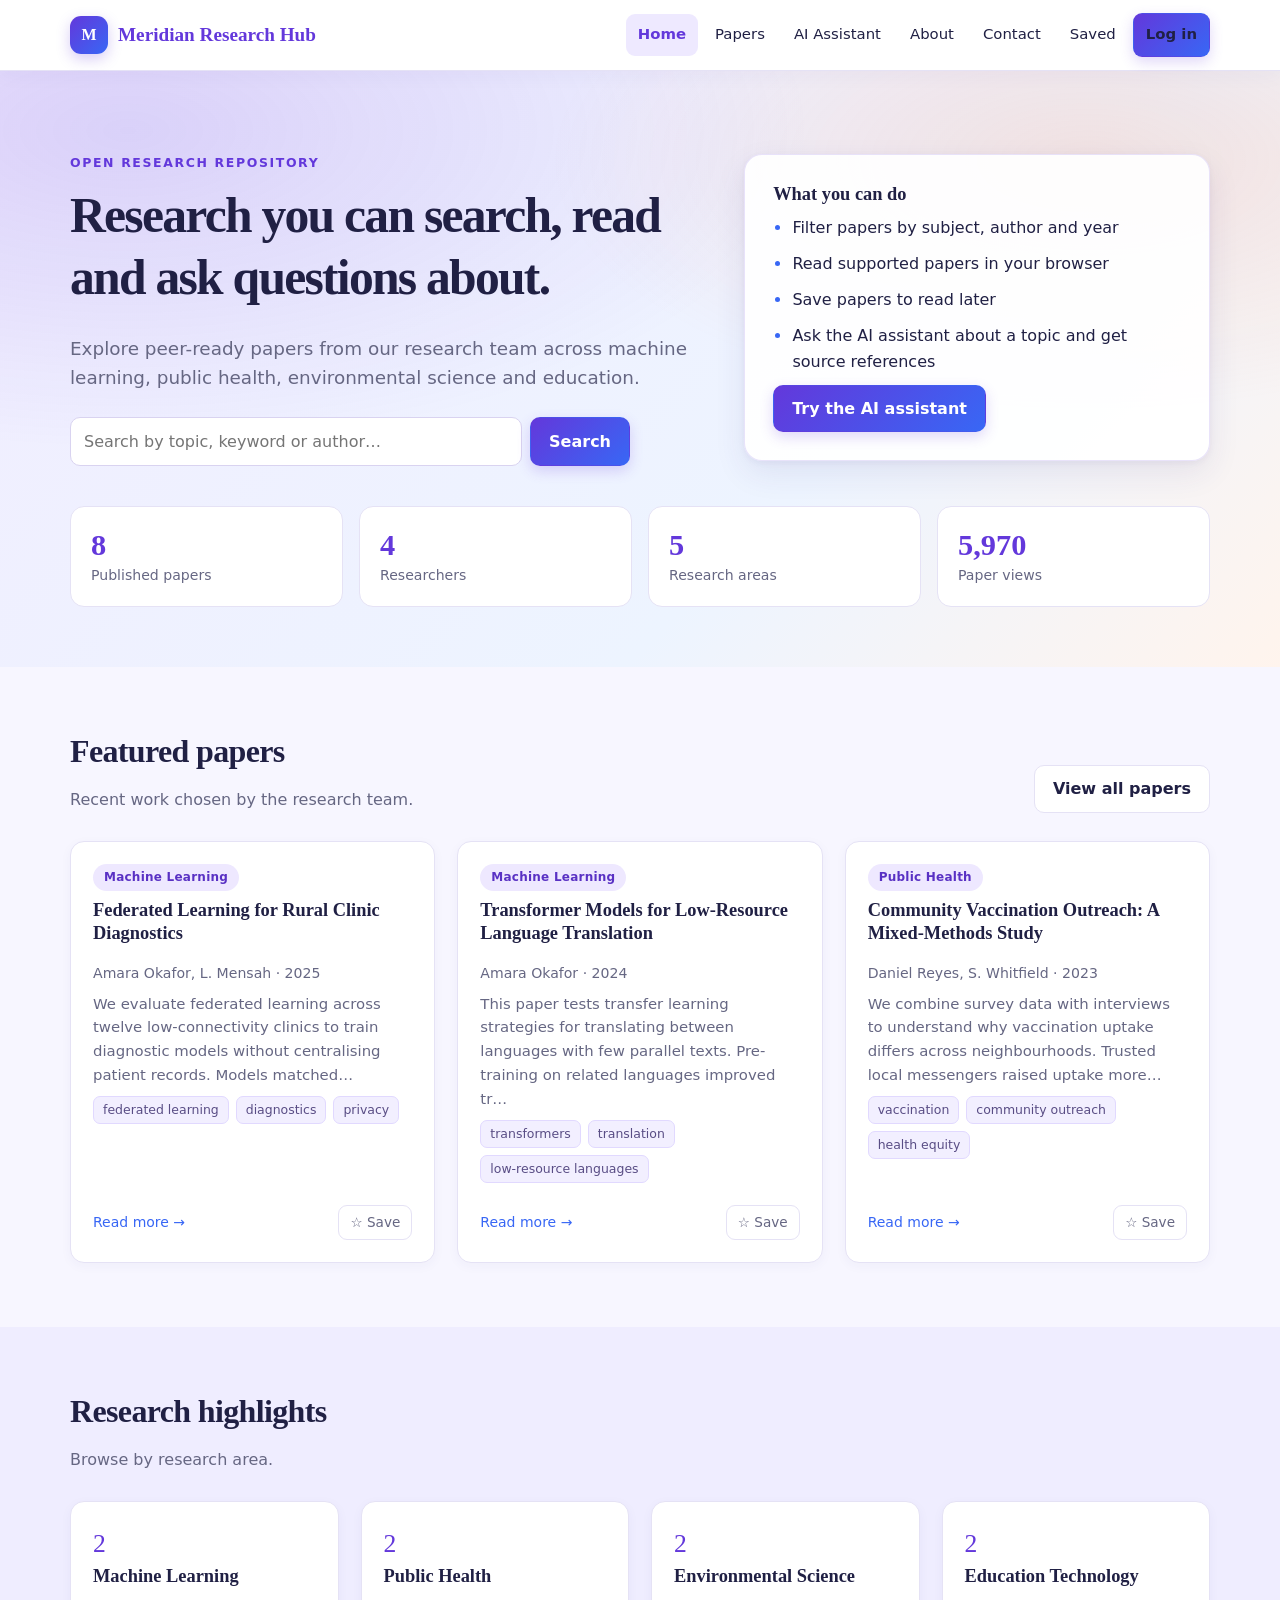
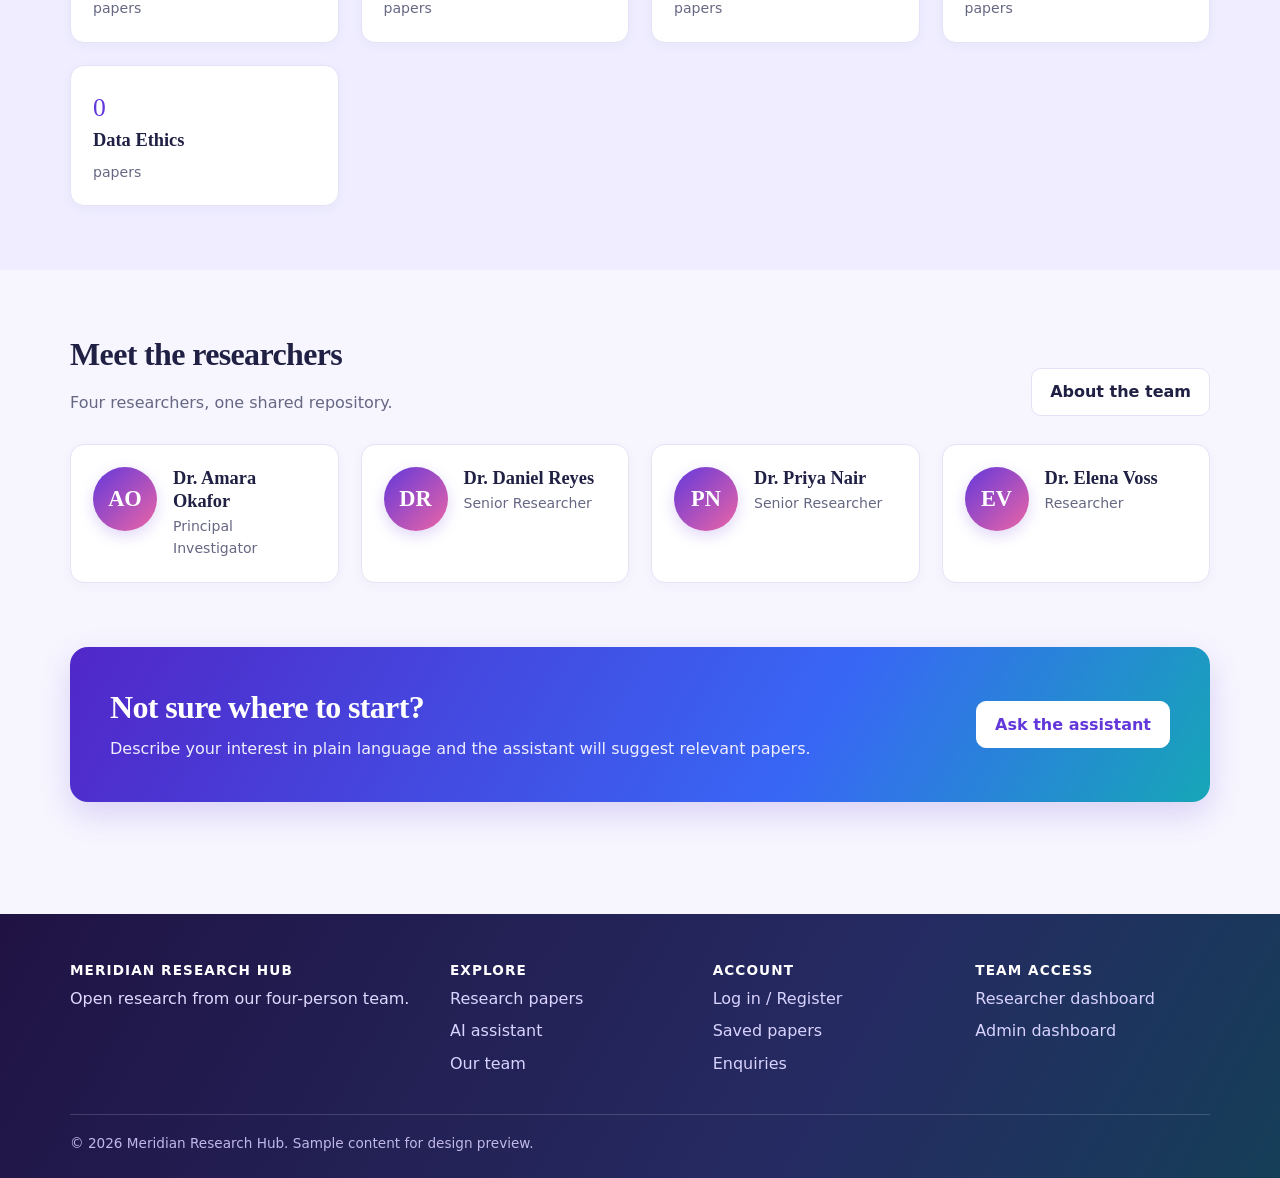
<file: research-portal/index.html>
<!doctype html>
<html lang="en">
<head>
<meta charset="utf-8">
<meta name="viewport" content="width=device-width, initial-scale=1">
<title>Meridian Research Hub – Open research repository</title>
<meta name="description" content="Browse, search and ask questions about research papers from our four-person research team.">
<link rel="stylesheet" href="css/styles.css">
</head>
<body data-page="home">
<div id="site-header"></div>

<main>
  <section class="hero">
    <div class="container hero-inner">
      <div>
        <p class="eyebrow">Open research repository</p>
        <h1>Research you can search, read and ask questions about.</h1>
        <p class="lead">Explore peer-ready papers from our research team across machine learning, public health, environmental science and education.</p>
        <form class="search-bar" action="papers.html" role="search">
          <label class="sr-only" for="q">Search papers</label>
          <input id="q" type="search" name="q" placeholder="Search by topic, keyword or author…">
          <button class="btn btn-primary" type="submit">Search</button>
        </form>
      </div>
      <aside class="hero-card" aria-label="What you can do here">
        <h3>What you can do</h3>
        <ul>
          <li>Filter papers by subject, author and year</li>
          <li>Read supported papers in your browser</li>
          <li>Save papers to read later</li>
          <li>Ask the AI assistant about a topic and get source references</li>
        </ul>
        <a class="btn btn-primary" href="assistant.html">Try the AI assistant</a>
      </aside>
    </div>
    <div class="container">
      <div class="stat-strip" id="stats"></div>
    </div>
  </section>

  <section class="section">
    <div class="container">
      <div class="section-head">
        <div><h2>Featured papers</h2><p>Recent work chosen by the research team.</p></div>
        <a class="btn" href="papers.html">View all papers</a>
      </div>
      <div class="grid grid-3" id="featured"></div>
    </div>
  </section>

  <section class="section alt">
    <div class="container">
      <div class="section-head"><div><h2>Research highlights</h2><p>Browse by research area.</p></div></div>
      <div class="grid grid-4" id="areas"></div>
    </div>
  </section>

  <section class="section">
    <div class="container">
      <div class="section-head"><div><h2>Meet the researchers</h2><p>Four researchers, one shared repository.</p></div><a class="btn" href="about.html">About the team</a></div>
      <div class="grid grid-4" id="team"></div>
    </div>
  </section>

  <section class="section" style="padding-top:0">
    <div class="container">
      <div class="cta-band">
        <div><h2>Not sure where to start?</h2><p>Describe your interest in plain language and the assistant will suggest relevant papers.</p></div>
        <a class="btn" href="assistant.html">Ask the assistant</a>
      </div>
    </div>
  </section>
</main>

<div id="site-footer"></div>
<script src="js/data.js"></script>
<script src="js/app.js"></script>
<script>
  const ok = approvedPapers();
  const totalViews = ok.reduce((n, p) => n + p.views, 0);
  const totalDl = ok.reduce((n, p) => n + p.downloads, 0);
  $("#stats").innerHTML = [
    [ok.length, "Published papers"], [RESEARCHERS.length, "Researchers"],
    [AREAS.length, "Research areas"], [totalViews.toLocaleString(), "Paper views"]
  ].map(([n, l]) => `<div class="stat"><div class="num">${n}</div><div class="lbl">${l}</div></div>`).join("");

  $("#featured").innerHTML = ok.filter(p => p.featured).slice(0, 3).map(paperCard).join("");

  $("#areas").innerHTML = AREAS.map(a => {
    const n = ok.filter(p => p.area === a).length;
    return `<a class="card area-card" href="papers.html?area=${encodeURIComponent(a)}"><div class="count">${n}</div><h3>${esc(a)}</h3><p class="meta">${n === 1 ? "paper" : "papers"}</p></a>`;
  }).join("");

  $("#team").innerHTML = RESEARCHERS.map(r => `
    <div class="card"><div class="person"><div class="avatar" aria-hidden="true">${initials(r.name)}</div>
    <div><h3 style="margin-bottom:2px">${esc(r.name)}</h3><p class="meta">${esc(r.role)}</p></div></div></div>`).join("");
</script>
</body>
</html>
</file>
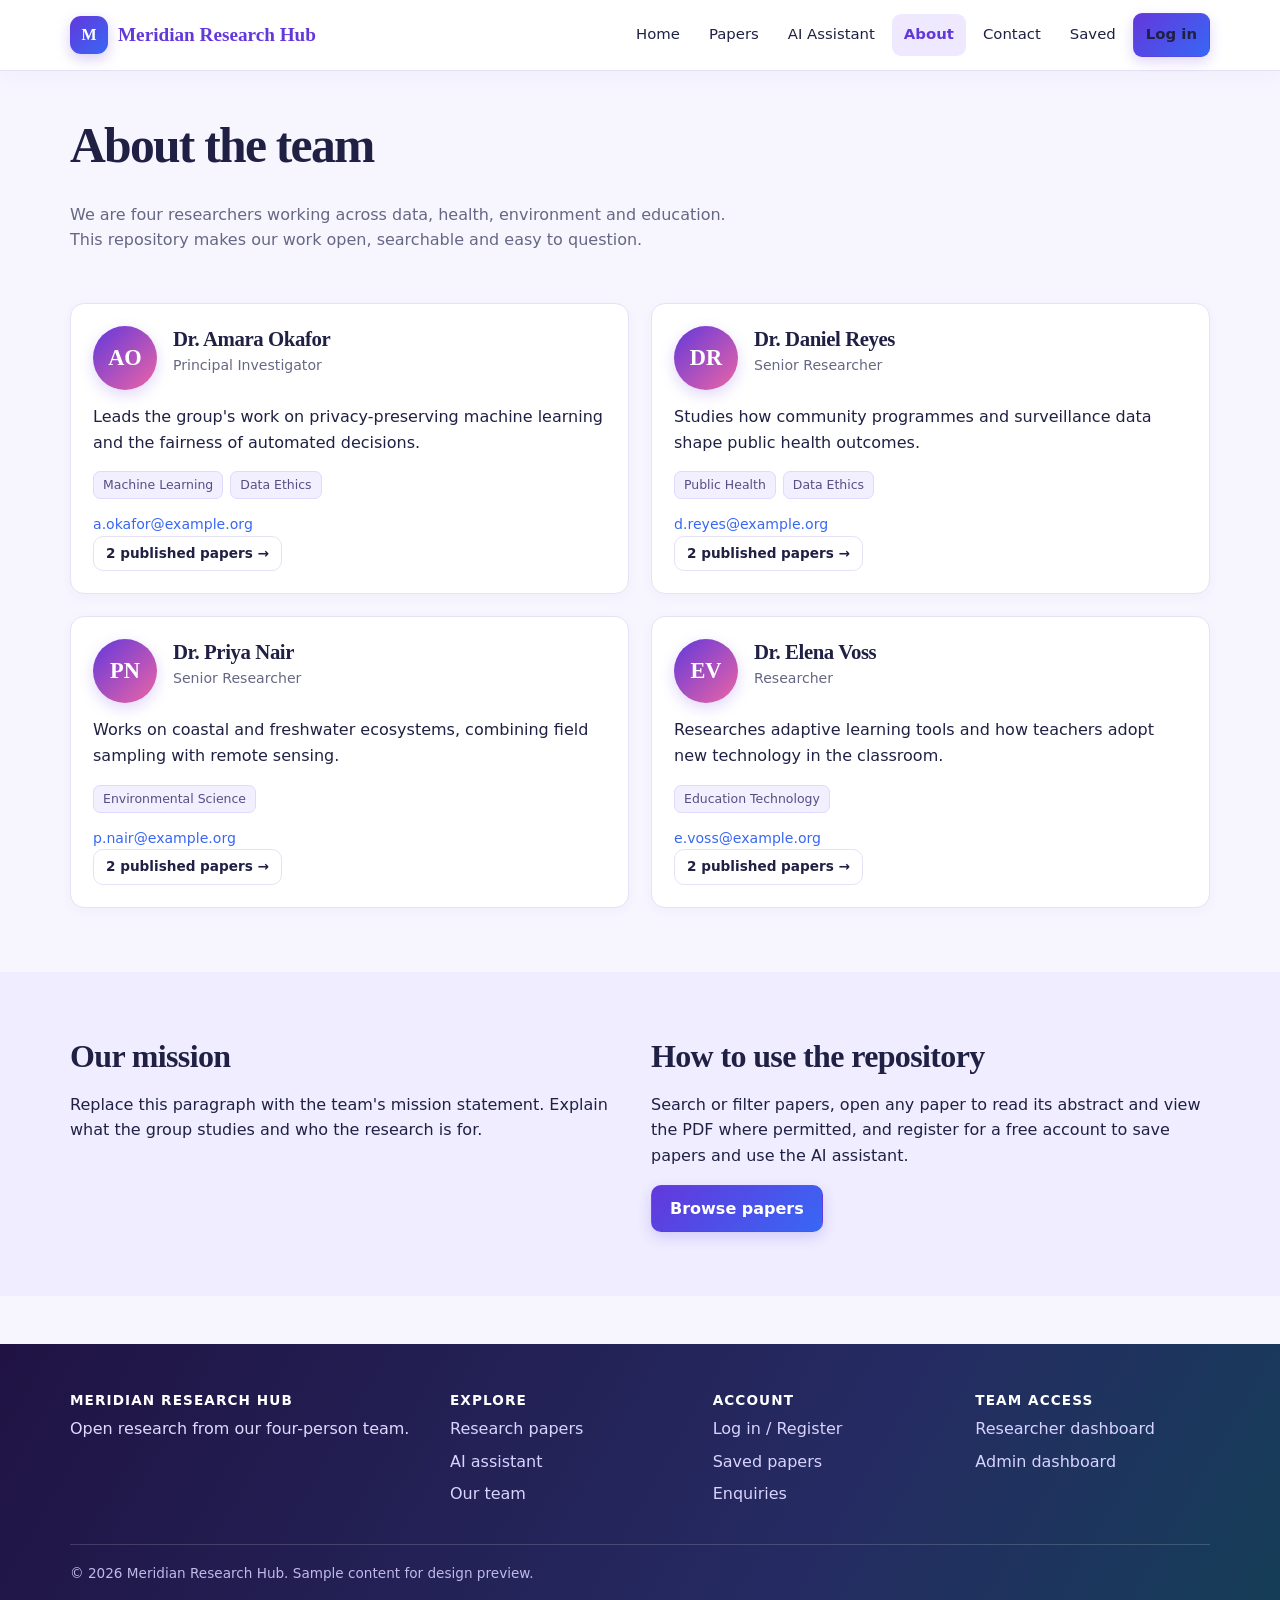
<file: research-portal/about.html>
<!doctype html>
<html lang="en">
<head>
<meta charset="utf-8">
<meta name="viewport" content="width=device-width, initial-scale=1">
<title>About – Meridian Research Hub</title>
<link rel="stylesheet" href="css/styles.css">
</head>
<body data-page="about">
<div id="site-header"></div>

<main class="container">
  <header class="page-head">
    <h1>About the team</h1>
    <p class="muted" style="max-width:68ch">We are four researchers working across data, health, environment and education. This repository makes our work open, searchable and easy to question.</p>
  </header>

  <section class="section" style="padding-top:16px">
    <div class="grid grid-2" id="profiles"></div>
  </section>

  <section class="section alt" style="margin-inline:calc(50% - 50vw);padding-inline:calc(50vw - 50%)">
    <div class="grid grid-2">
      <div><h2>Our mission</h2><p>Replace this paragraph with the team's mission statement. Explain what the group studies and who the research is for.</p></div>
      <div><h2>How to use the repository</h2>
        <p>Search or filter papers, open any paper to read its abstract and view the PDF where permitted, and register for a free account to save papers and use the AI assistant.</p>
        <a class="btn btn-primary" href="papers.html">Browse papers</a></div>
    </div>
  </section>
</main>

<div id="site-footer"></div>
<script src="js/data.js"></script>
<script src="js/app.js"></script>
<script>
  $("#profiles").innerHTML = RESEARCHERS.map(r => {
    const n = approvedPapers().filter(p => p.ownerId === r.id).length;
    const lastName = r.name.split(" ").pop();
    return `<article class="card"><div class="person"><div class="avatar" aria-hidden="true">${initials(r.name)}</div>
      <div><h2 style="font-size:1.3rem;margin-bottom:2px">${esc(r.name)}</h2><p class="meta">${esc(r.role)}</p></div></div>
      <p style="margin-top:14px">${esc(r.bio)}</p>
      <div class="kw" style="margin-bottom:14px">${r.areas.map(a => `<span class="chip">${esc(a)}</span>`).join("")}</div>
      <p class="meta"><a href="mailto:${esc(r.email)}">${esc(r.email)}</a></p>
      <a class="btn btn-sm" href="papers.html?author=${encodeURIComponent(lastName)}">${n} published ${n === 1 ? "paper" : "papers"} →</a></article>`;
  }).join("");
</script>
</body>
</html>
</file>
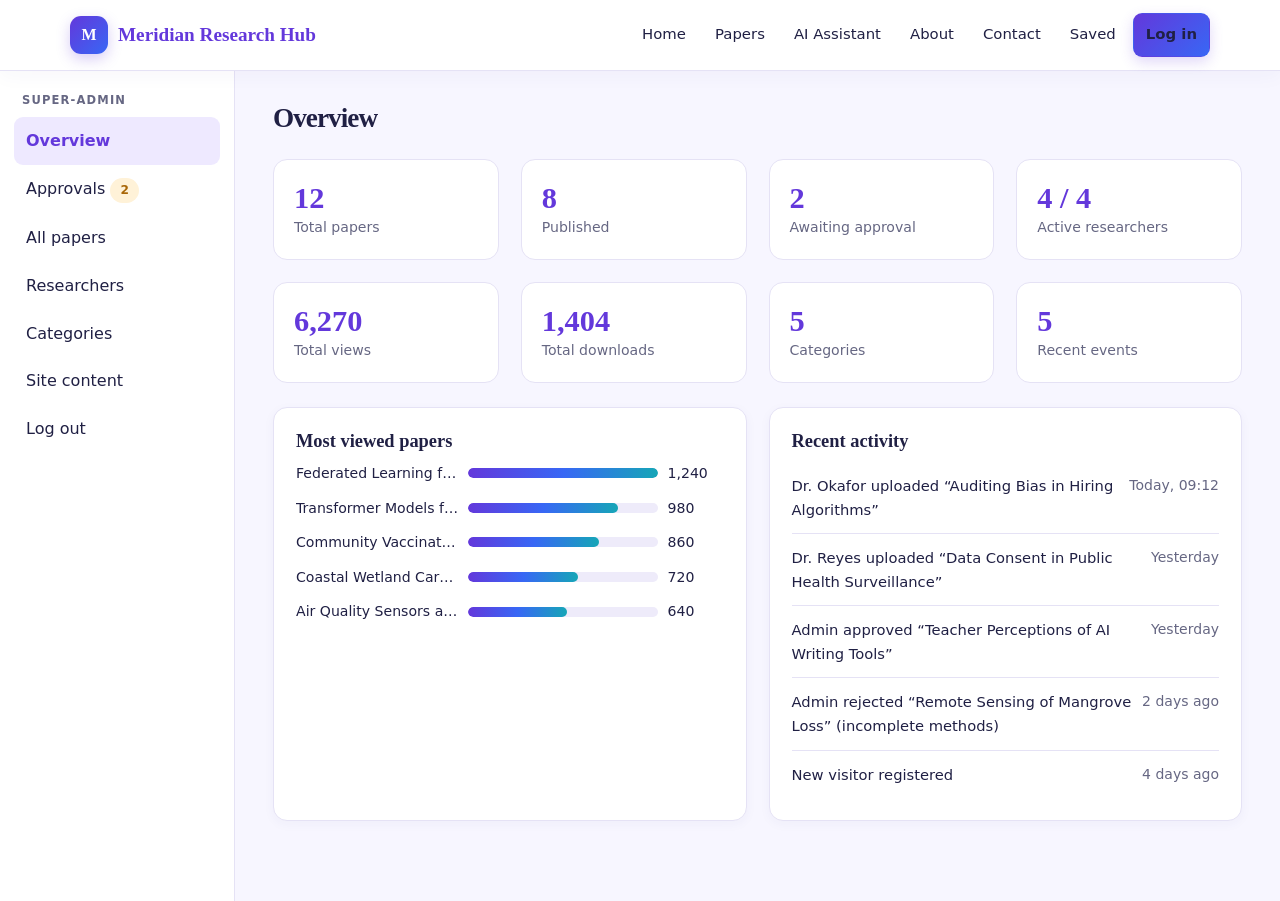
<file: research-portal/admin.html>
<!doctype html>
<html lang="en">
<head>
<meta charset="utf-8">
<meta name="viewport" content="width=device-width, initial-scale=1">
<title>Admin dashboard – Meridian Research Hub</title>
<link rel="stylesheet" href="css/styles.css">
</head>
<body data-page="admin">
<div id="site-header"></div>

<div class="dash">
  <nav class="sidebar" aria-label="Admin">
    <h4>Super-admin</h4>
    <button type="button" data-tab="overview">Overview</button>
    <button type="button" data-tab="approvals">Approvals <span class="badge warn" id="pending-count">0</span></button>
    <button type="button" data-tab="papers">All papers</button>
    <button type="button" data-tab="researchers">Researchers</button>
    <button type="button" data-tab="categories">Categories</button>
    <button type="button" data-tab="content">Site content</button>
    <button type="button" onclick="location.href='auth.html'">Log out</button>
  </nav>

  <main class="dash-main">
    <!-- OVERVIEW -->
    <section class="panel" id="tab-overview">
      <div class="dash-head"><h1>Overview</h1></div>
      <div class="grid grid-4" id="stats" style="margin-bottom:24px"></div>
      <div class="grid grid-2">
        <div class="card"><h3>Most viewed papers</h3><div class="bars" id="bars"></div></div>
        <div class="card"><h3>Recent activity</h3><ul class="activity" id="activity"></ul></div>
      </div>
    </section>

    <!-- APPROVALS -->
    <section class="panel" id="tab-approvals">
      <div class="dash-head"><h1>Approval queue</h1></div>
      <p class="muted">Approved papers go live on the public site and are added to the AI assistant's index. Rejected papers stay private; add a note so the researcher knows why.</p>
      <div id="queue" class="grid"></div>
    </section>

    <!-- ALL PAPERS -->
    <section class="panel" id="tab-papers">
      <div class="dash-head"><h1>All papers</h1>
        <select id="status-filter" aria-label="Filter by status" style="width:auto"><option value="">All statuses</option><option>approved</option><option>pending</option><option>rejected</option><option>archived</option></select></div>
      <div class="table-wrap"><table>
        <thead><tr><th>Title</th><th>Researcher</th><th>Year</th><th>Views</th><th>Downloads</th><th>Status</th></tr></thead>
        <tbody id="all-rows"></tbody></table></div>
    </section>

    <!-- RESEARCHERS -->
    <section class="panel" id="tab-researchers">
      <div class="dash-head"><h1>Researcher accounts</h1></div>
      <div class="table-wrap"><table>
        <thead><tr><th>Name</th><th>Email</th><th>Papers</th><th>Account</th><th>Actions</th></tr></thead>
        <tbody id="res-rows"></tbody></table></div>
      <form class="card" id="res-edit" style="margin-top:20px;max-width:560px" hidden>
        <h3>Edit researcher</h3>
        <div class="field"><label for="r-name">Name</label><input id="r-name" type="text"></div>
        <div class="field"><label for="r-email">Email</label><input id="r-email" type="email"></div>
        <div class="field"><label for="r-role">Role title</label><input id="r-role" type="text"></div>
        <div class="actions"><button class="btn btn-primary" type="submit">Save</button><button class="btn" type="button" id="r-cancel">Cancel</button></div>
      </form>
    </section>

    <!-- CATEGORIES -->
    <section class="panel" id="tab-categories">
      <div class="dash-head"><h1>Research categories</h1></div>
      <div class="card" style="max-width:560px">
        <form class="actions" id="cat-form" style="margin-bottom:16px;flex-wrap:nowrap">
          <label class="sr-only" for="cat-name">New category</label>
          <input id="cat-name" type="text" placeholder="New category name"><button class="btn btn-primary" type="submit">Add</button>
        </form>
        <ul class="activity" id="cat-list"></ul>
      </div>
    </section>

    <!-- CONTENT -->
    <section class="panel" id="tab-content">
      <div class="dash-head"><h1>Site content</h1></div>
      <form class="card" id="content-form" style="max-width:700px">
        <div class="field"><label for="c-hero">Home page headline</label><input id="c-hero" type="text" value="Research you can search, read and ask questions about."></div>
        <div class="field"><label for="c-intro">Home page introduction</label><textarea id="c-intro">Explore peer-ready papers from our research team across machine learning, public health, environmental science and education.</textarea></div>
        <div class="field"><label for="c-mission">About page – mission</label><textarea id="c-mission">Replace this paragraph with the team's mission statement.</textarea></div>
        <div class="field"><label for="c-email">Contact email</label><input id="c-email" type="email" value="research@example.org"></div>
        <button class="btn btn-primary" type="submit">Save content</button>
      </form>
    </section>
  </main>
</div>

<script src="js/data.js"></script>
<script src="js/app.js"></script>
<script>
  const show = initTabs();
  const ownerName = id => RESEARCHERS.find(r => r.id === id)?.name || "—";
  const rejectNotes = {};

  function renderAll() { renderStats(); renderQueue(); renderTable(); renderResearchers(); renderCats(); }

  function renderStats() {
    const ok = approvedPapers();
    $("#stats").innerHTML = [
      [PAPERS.length, "Total papers"], [ok.length, "Published"], [PAPERS.filter(p => p.status === "pending").length, "Awaiting approval"],
      [RESEARCHERS.filter(r => r.active).length + " / " + RESEARCHERS.length, "Active researchers"],
      [PAPERS.reduce((n, p) => n + p.views, 0).toLocaleString(), "Total views"], [PAPERS.reduce((n, p) => n + p.downloads, 0).toLocaleString(), "Total downloads"],
      [AREAS.length, "Categories"], [ACTIVITY.length, "Recent events"]
    ].map(([n, l]) => `<div class="stat"><div class="num">${n}</div><div class="lbl">${l}</div></div>`).join("");
    const top = [...ok].sort((a, b) => b.views - a.views).slice(0, 5), max = top[0]?.views || 1;
    $("#bars").innerHTML = top.map(p => `<div class="bar-row"><span title="${esc(p.title)}" style="overflow:hidden;text-overflow:ellipsis;white-space:nowrap">${esc(p.title)}</span>
      <div class="bar"><i style="width:${Math.round(p.views / max * 100)}%"></i></div><span>${p.views.toLocaleString()}</span></div>`).join("");
    $("#activity").innerHTML = ACTIVITY.map(a => `<li><span>${esc(a.text)}</span><span class="muted small" style="white-space:nowrap">${esc(a.when)}</span></li>`).join("");
    $("#pending-count").textContent = PAPERS.filter(p => p.status === "pending").length;
  }

  function renderQueue() {
    const q = PAPERS.filter(p => p.status === "pending");
    $("#queue").innerHTML = q.length ? q.map(p => `
      <article class="card">
        <span class="tag">${esc(p.area)}</span>
        <h3 style="margin-top:8px">${esc(p.title)}</h3>
        <p class="meta">By ${esc(ownerName(p.ownerId))} · ${p.year} · authors: ${esc(p.authors)}</p>
        <p>${esc(p.abstract)}</p>
        <div class="kw" style="margin-bottom:12px">${p.keywords.map(k => `<span class="chip">${esc(k)}</span>`).join("")}</div>
        <div class="field"><label for="note-${p.id}">Note to researcher (optional)</label><input id="note-${p.id}" type="text" placeholder="Reason, if rejecting"></div>
        <div class="actions"><button class="btn btn-primary btn-sm" data-approve="${p.id}">Approve &amp; publish</button><button class="btn btn-danger btn-sm" data-reject="${p.id}">Reject</button></div>
      </article>`).join("") : `<div class="empty">Nothing waiting for approval. 🎉</div>`;
  }
  $("#queue").addEventListener("click", e => {
    const b = e.target.closest("button"); if (!b) return;
    const id = Number(b.dataset.approve || b.dataset.reject);
    const p = PAPERS.find(x => x.id === id);
    if (b.dataset.approve) { p.status = "approved"; ACTIVITY.unshift({ when: "Just now", text: `Admin approved “${p.title}”` }); toast("Published and queued for AI indexing"); }
    if (b.dataset.reject) { p.status = "rejected"; rejectNotes[id] = $("#note-" + id).value; ACTIVITY.unshift({ when: "Just now", text: `Admin rejected “${p.title}”` }); toast("Rejected – researcher will be notified"); }
    renderAll();
  });

  function renderTable() {
    const f = $("#status-filter").value;
    $("#all-rows").innerHTML = PAPERS.filter(p => !f || p.status === f).map(p => `
      <tr><td><strong>${esc(p.title)}</strong><br><span class="meta">${esc(p.area)}</span></td><td>${esc(ownerName(p.ownerId))}</td>
      <td>${p.year}</td><td>${p.views.toLocaleString()}</td><td>${p.downloads.toLocaleString()}</td><td>${statusBadge(p.status)}</td></tr>`).join("");
  }
  $("#status-filter").addEventListener("change", renderTable);

  let editing = null;
  function renderResearchers() {
    $("#res-rows").innerHTML = RESEARCHERS.map(r => `
      <tr><td><strong>${esc(r.name)}</strong><br><span class="meta">${esc(r.role)}</span></td><td>${esc(r.email)}</td>
      <td>${PAPERS.filter(p => p.ownerId === r.id).length}</td>
      <td>${r.active ? `<span class="badge ok">Active</span>` : `<span class="badge muted">Deactivated</span>`}</td>
      <td><div class="actions"><button class="btn btn-sm" data-edit="${r.id}">Edit</button>
      <button class="btn btn-sm ${r.active ? "btn-danger" : ""}" data-toggle="${r.id}">${r.active ? "Deactivate" : "Reactivate"}</button></div></td></tr>`).join("");
  }
  $("#res-rows").addEventListener("click", e => {
    const b = e.target.closest("button"); if (!b) return;
    if (b.dataset.toggle) {
      const r = RESEARCHERS.find(x => x.id === Number(b.dataset.toggle));
      if (r.active && !confirm(`Deactivate ${r.name}? They will no longer be able to log in. Their papers stay as they are.`)) return;
      r.active = !r.active; toast(r.active ? "Account reactivated" : "Account deactivated"); renderAll();
    }
    if (b.dataset.edit) {
      editing = RESEARCHERS.find(x => x.id === Number(b.dataset.edit));
      $("#r-name").value = editing.name; $("#r-email").value = editing.email; $("#r-role").value = editing.role;
      $("#res-edit").hidden = false; $("#r-name").focus();
    }
  });
  $("#res-edit").addEventListener("submit", e => {
    e.preventDefault();
    Object.assign(editing, { name: $("#r-name").value.trim(), email: $("#r-email").value.trim(), role: $("#r-role").value.trim() });
    $("#res-edit").hidden = true; toast("Researcher updated"); renderAll();
  });
  $("#r-cancel").addEventListener("click", () => $("#res-edit").hidden = true);

  function renderCats() {
    $("#cat-list").innerHTML = AREAS.map((a, i) => {
      const n = PAPERS.filter(p => p.area === a).length;
      return `<li><span>${esc(a)} <span class="muted small">(${n} ${n === 1 ? "paper" : "papers"})</span></span>
        <button class="btn btn-sm btn-danger" data-del="${i}" ${n ? "disabled title='Move or re-categorise its papers first'" : ""}>Remove</button></li>`;
    }).join("");
  }
  $("#cat-form").addEventListener("submit", e => {
    e.preventDefault();
    const v = $("#cat-name").value.trim();
    if (!v) return;
    if (AREAS.some(a => a.toLowerCase() === v.toLowerCase())) { toast("That category already exists"); return; }
    AREAS.push(v); $("#cat-name").value = ""; toast("Category added"); renderAll();
  });
  $("#cat-list").addEventListener("click", e => {
    const b = e.target.closest("[data-del]"); if (!b || b.disabled) return;
    AREAS.splice(Number(b.dataset.del), 1); toast("Category removed"); renderAll();
  });

  $("#content-form").addEventListener("submit", e => { e.preventDefault(); toast("Content saved (live site stores this in the database)"); });

  renderAll();
</script>
</body>
</html>
</file>
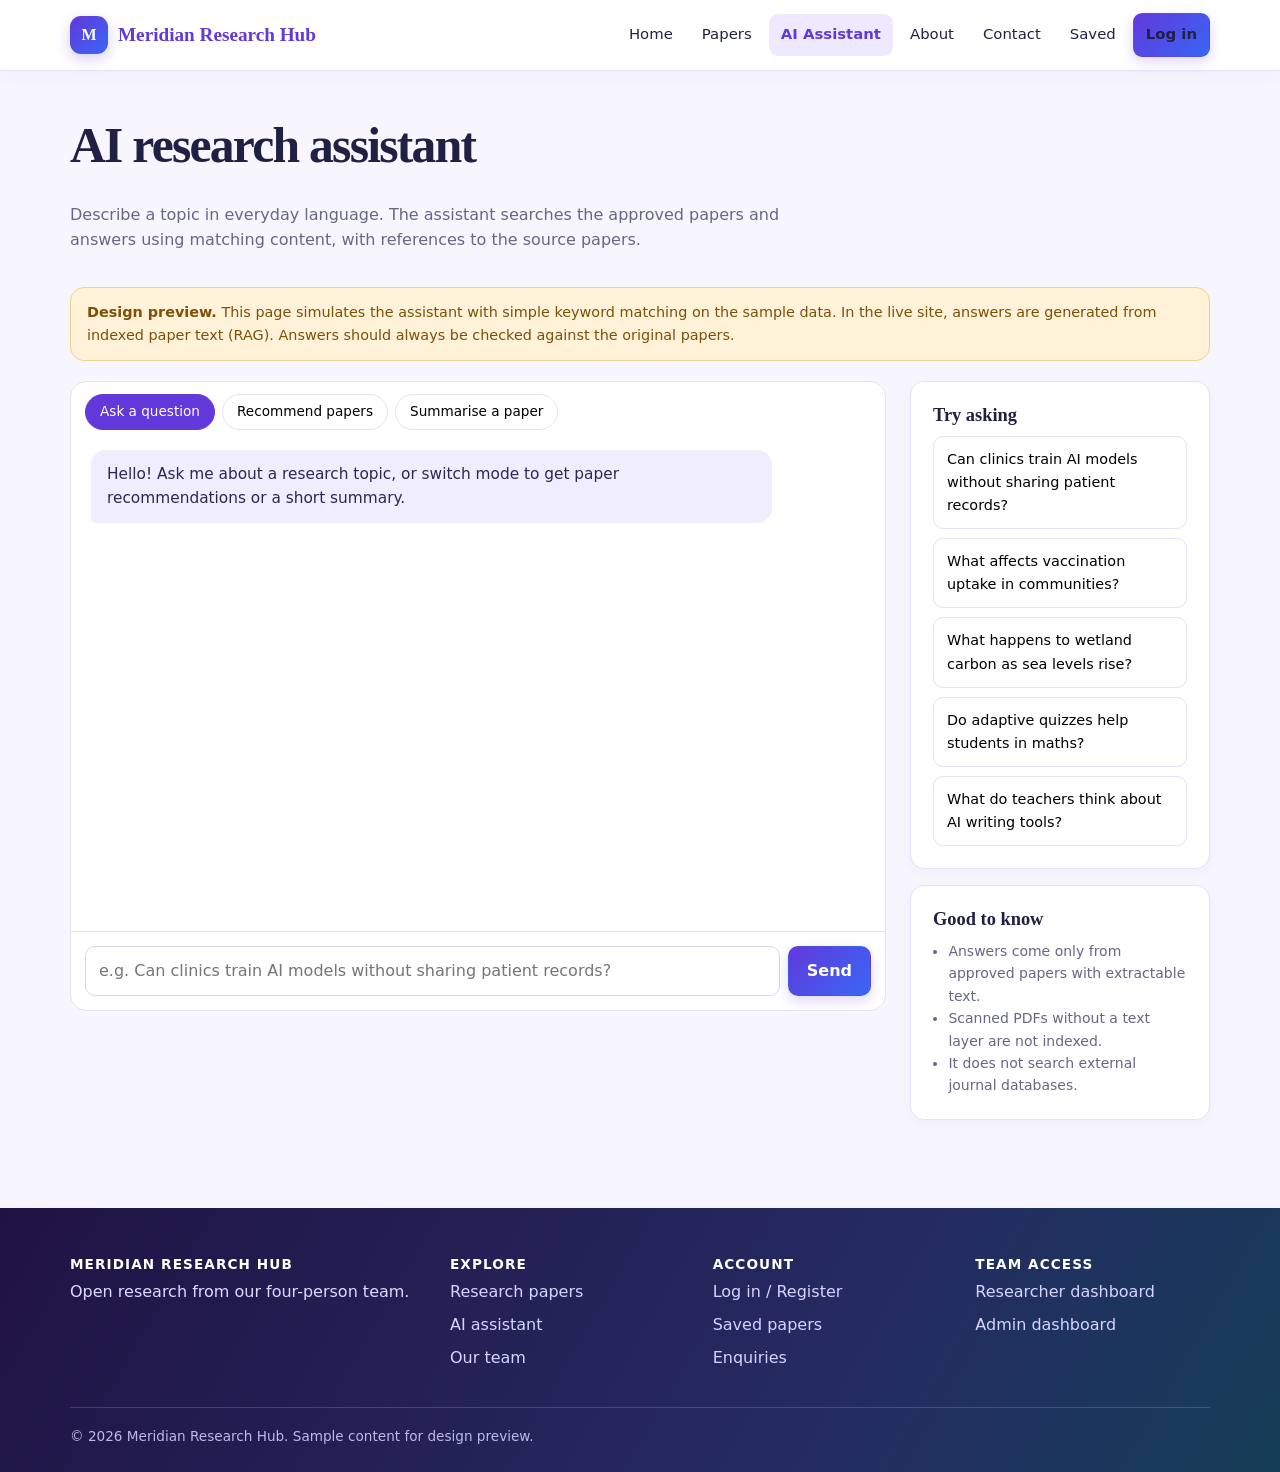
<file: research-portal/assistant.html>
<!doctype html>
<html lang="en">
<head>
<meta charset="utf-8">
<meta name="viewport" content="width=device-width, initial-scale=1">
<title>AI Research Assistant – Meridian Research Hub</title>
<link rel="stylesheet" href="css/styles.css">
</head>
<body data-page="assistant">
<div id="site-header"></div>

<main class="container">
  <header class="page-head">
    <h1>AI research assistant</h1>
    <p class="muted" style="max-width:70ch">Describe a topic in everyday language. The assistant searches the approved papers and answers using matching content, with references to the source papers.</p>
  </header>

  <div class="notice warn" style="margin-bottom:20px">
    <strong>Design preview.</strong> This page simulates the assistant with simple keyword matching on the sample data. In the live site, answers are generated from indexed paper text (RAG). Answers should always be checked against the original papers.
  </div>

  <div class="assistant-layout" style="padding-bottom:40px">
    <section class="chat" aria-label="Chat with the assistant">
      <div class="mode-bar" role="tablist" aria-label="Assistant mode">
        <button type="button" class="active" data-mode="ask">Ask a question</button>
        <button type="button" data-mode="recommend">Recommend papers</button>
        <button type="button" data-mode="summary">Summarise a paper</button>
      </div>
      <div class="chat-log" id="log" role="log" aria-live="polite">
        <div class="msg bot"><p>Hello! Ask me about a research topic, or switch mode to get paper recommendations or a short summary.</p></div>
      </div>
      <form class="chat-input" id="form">
        <select id="paperPick" hidden aria-label="Choose a paper to summarise" style="max-width:55%"></select>
        <label class="sr-only" for="input">Your message</label>
        <input id="input" type="text" placeholder="e.g. Can clinics train AI models without sharing patient records?" autocomplete="off">
        <button class="btn btn-primary" type="submit">Send</button>
      </form>
    </section>

    <aside>
      <div class="card">
        <h3>Try asking</h3>
        <div class="suggest" id="suggest"></div>
      </div>
      <div class="card" style="margin-top:16px">
        <h3>Good to know</h3>
        <ul class="small muted" style="padding-left:1.1em;margin:0">
          <li>Answers come only from approved papers with extractable text.</li>
          <li>Scanned PDFs without a text layer are not indexed.</li>
          <li>It does not search external journal databases.</li>
        </ul>
      </div>
    </aside>
  </div>
</main>

<div id="site-footer"></div>
<script src="js/data.js"></script>
<script src="js/app.js"></script>
<script>
  const STOP = new Set("a an the and or of to in on for with by is are was were be how what why which who can could do does did i me my we our us about from that this these those it its as at into using use used tell give show find any some there their paper papers research study".split(" "));
  const pool = approvedPapers();
  let mode = "ask";

  const tokens = s => (s.toLowerCase().match(/[a-z][a-z-]+/g) || []).filter(w => !STOP.has(w) && w.length > 2);
  const stem = w => w.replace(/(ing|ed|es|s)$/, "");

  function score(p, qTokens) {
    const hay = {
      title: tokens(p.title).map(stem), kw: tokens(p.keywords.join(" ")).map(stem),
      abs: tokens(p.abstract).map(stem), area: tokens(p.area).map(stem)
    };
    let s = 0;
    qTokens.map(stem).forEach(w => {
      if (hay.title.includes(w)) s += 3;
      if (hay.kw.includes(w)) s += 3;
      if (hay.area.includes(w)) s += 2;
      if (hay.abs.includes(w)) s += 1;
    });
    return s;
  }
  const retrieve = (q, n = 3) => {
    const t = tokens(q);
    return pool.map(p => ({ p, s: score(p, t) })).filter(r => r.s > 0).sort((a, b) => b.s - a.s).slice(0, n);
  };
  const sentences = text => text.match(/[^.!?]+[.!?]+/g)?.map(s => s.trim()) || [text];
  const link = (p, i) => `<a href="paper.html?id=${p.id}">[${i}] ${esc(p.title)}</a> <span class="muted">(${esc(p.authors.split(",")[0])}, ${p.year})</span>`;
  const sources = list => `<ul class="sources">${list.map((p, i) => `<li>${link(p, i + 1)}</li>`).join("")}</ul>`;

  function add(cls, html) {
    const el = document.createElement("div");
    el.className = "msg " + cls; el.innerHTML = html;
    $("#log").appendChild(el);
    $("#log").scrollTop = $("#log").scrollHeight;
  }
  const NOT_FOUND = `<p>I couldn't find that in the repository. Try different words, or <a href="papers.html">browse the papers</a> directly.</p>`;

  function answer(q) {
    if (mode === "summary") {
      const p = pool.find(x => x.id === Number($("#paperPick").value));
      const s = sentences(p.abstract);
      return `<p><strong>Summary of “${esc(p.title)}”</strong></p><ul style="padding-left:1.1em;margin:.4em 0">${s.map(x => `<li>${esc(x)}</li>`).join("")}</ul>
        <p class="small muted">Generated from the paper's indexed text. Please check against the original.</p>${sources([p])}`;
    }
    const hits = retrieve(q);
    if (!hits.length) return NOT_FOUND;
    const papers = hits.map(h => h.p);
    if (mode === "recommend") {
      return `<p>Based on your interest, these papers look most relevant:</p>${sources(papers)}`;
    }
    // ask: pick the sentence in each top paper that best matches the question
    const qt = tokens(q).map(stem);
    const parts = papers.slice(0, 2).map((p, i) => {
      const best = sentences(p.abstract).map(s => ({ s, n: tokens(s).map(stem).filter(w => qt.includes(w)).length })).sort((a, b) => b.n - a.n)[0].s;
      return `${esc(best)} <sup>[${i + 1}]</sup>`;
    });
    return `<p>${parts.join(" ")}</p>${sources(papers)}<p class="small muted" style="margin:8px 0 0">Answers should be checked against the original papers.</p>`;
  }

  function send(q) {
    if (mode === "summary") q = "Summarise: " + $("#paperPick").selectedOptions[0].text;
    if (!q.trim()) return;
    add("user", esc(q));
    setTimeout(() => add("bot", answer(q)), 350);
  }

  $("#form").addEventListener("submit", e => { e.preventDefault(); send($("#input").value); $("#input").value = ""; });

  $$(".mode-bar button").forEach(b => b.addEventListener("click", () => {
    mode = b.dataset.mode;
    $$(".mode-bar button").forEach(x => x.classList.toggle("active", x === b));
    $("#paperPick").hidden = mode !== "summary";
    $("#input").hidden = mode === "summary";
    $("#input").placeholder = mode === "recommend" ? "Describe your research interest…" : "e.g. Can clinics train AI models without sharing patient records?";
  }));

  $("#paperPick").innerHTML = pool.map(p => `<option value="${p.id}">${esc(p.title)}</option>`).join("");
  const preselect = new URLSearchParams(location.search).get("paper");
  if (preselect && pool.some(p => p.id === Number(preselect))) {
    $("#paperPick").value = preselect;
    $$(".mode-bar button")[2].click();
  }

  const examples = ["Can clinics train AI models without sharing patient records?", "What affects vaccination uptake in communities?", "What happens to wetland carbon as sea levels rise?", "Do adaptive quizzes help students in maths?", "What do teachers think about AI writing tools?"];
  $("#suggest").innerHTML = examples.map(x => `<button type="button">${esc(x)}</button>`).join("");
  $$("#suggest button").forEach(b => b.addEventListener("click", () => {
    $$(".mode-bar button")[0].click(); send(b.textContent);
  }));
</script>
</body>
</html>
</file>
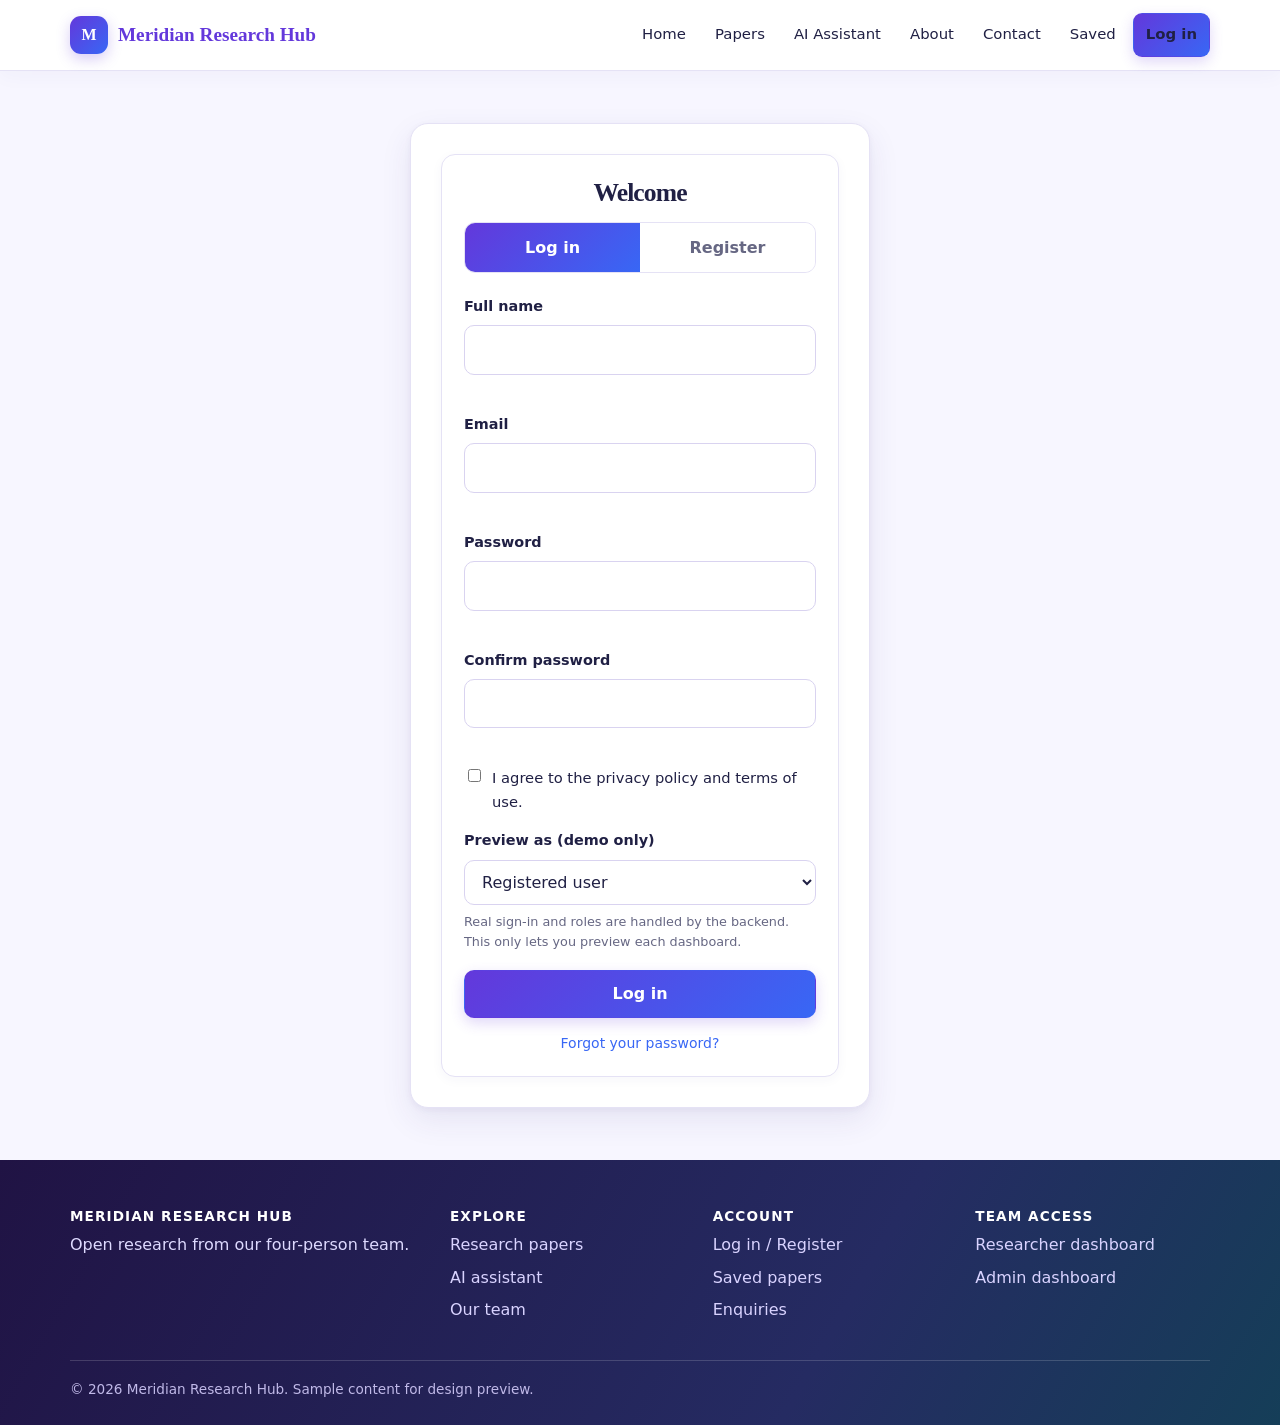
<file: research-portal/auth.html>
<!doctype html>
<html lang="en">
<head>
<meta charset="utf-8">
<meta name="viewport" content="width=device-width, initial-scale=1">
<title>Log in or register – Meridian Research Hub</title>
<link rel="stylesheet" href="css/styles.css">
</head>
<body data-page="auth">
<div id="site-header"></div>

<main class="container">
  <div class="auth-wrap">
    <div class="card">
      <h1 style="font-size:1.6rem;text-align:center">Welcome</h1>
      <div class="auth-tabs" role="tablist">
        <button type="button" role="tab" class="active" data-mode="login" aria-selected="true">Log in</button>
        <button type="button" role="tab" data-mode="register" aria-selected="false">Register</button>
      </div>

      <form id="auth-form" novalidate>
        <div class="field" id="name-field" hidden><label for="name">Full name</label><input id="name" type="text" autocomplete="name"><span class="error" data-for="name"></span></div>
        <div class="field"><label for="email">Email</label><input id="email" type="email" autocomplete="email"><span class="error" data-for="email"></span></div>
        <div class="field"><label for="password">Password</label><input id="password" type="password" autocomplete="current-password"><span class="hint" id="pw-hint" hidden>At least 8 characters.</span><span class="error" data-for="password"></span></div>
        <div class="field" id="confirm-field" hidden><label for="confirm">Confirm password</label><input id="confirm" type="password" autocomplete="new-password"><span class="error" data-for="confirm"></span></div>
        <label class="check" id="terms-field" hidden style="margin-bottom:16px"><input type="checkbox" id="terms"> <span>I agree to the privacy policy and terms of use.</span></label>
        <span class="error" data-for="terms"></span>

        <div class="field" id="role-field">
          <label for="role">Preview as (demo only)</label>
          <select id="role"><option value="user">Registered user</option><option value="researcher">Researcher</option><option value="admin">Super-admin</option></select>
          <span class="hint">Real sign-in and roles are handled by the backend. This only lets you preview each dashboard.</span>
        </div>

        <button class="btn btn-primary" type="submit" id="submit" style="width:100%">Log in</button>
        <p class="small muted" style="text-align:center;margin:14px 0 0" id="forgot"><a href="#" onclick="toast('Password reset email would be sent');return false">Forgot your password?</a></p>
      </form>
    </div>
  </div>
</main>

<div id="site-footer"></div>
<script src="js/data.js"></script>
<script src="js/app.js"></script>
<script>
  let mode = "login";
  const dest = { user: "saved.html", researcher: "researcher.html", admin: "admin.html" };

  function setMode(m) {
    mode = m;
    $$(".auth-tabs button").forEach(b => { const on = b.dataset.mode === m; b.classList.toggle("active", on); b.setAttribute("aria-selected", on); });
    const reg = m === "register";
    ["name-field", "confirm-field", "terms-field", "pw-hint"].forEach(i => $("#" + i).hidden = !reg);
    $("#role-field").hidden = reg;
    $("#forgot").hidden = reg;
    $("#submit").textContent = reg ? "Create account" : "Log in";
    $("#password").autocomplete = reg ? "new-password" : "current-password";
    $$(".error").forEach(e => e.textContent = "");
  }
  $$(".auth-tabs button").forEach(b => b.addEventListener("click", () => setMode(b.dataset.mode)));

  $("#auth-form").addEventListener("submit", e => {
    e.preventDefault();
    const errors = {};
    if (mode === "register" && $("#name").value.trim().length < 2) errors.name = "Please enter your name.";
    if (!/^[^\s@]+@[^\s@]+\.[^\s@]+$/.test($("#email").value)) errors.email = "Please enter a valid email address.";
    if ($("#password").value.length < (mode === "register" ? 8 : 1)) errors.password = mode === "register" ? "Use at least 8 characters." : "Please enter your password.";
    if (mode === "register") {
      if ($("#confirm").value !== $("#password").value) errors.confirm = "Passwords do not match.";
      if (!$("#terms").checked) errors.terms = "Please accept the terms to continue.";
    }
    $$(".error").forEach(el => el.textContent = errors[el.dataset.for] || "");
    if (Object.keys(errors).length) return;

    if (mode === "register") {
      toast("Account created – check your email to verify it");
      setMode("login");
    } else {
      location.href = dest[$("#role").value];
    }
  });
  setMode("login");
</script>
</body>
</html>
</file>
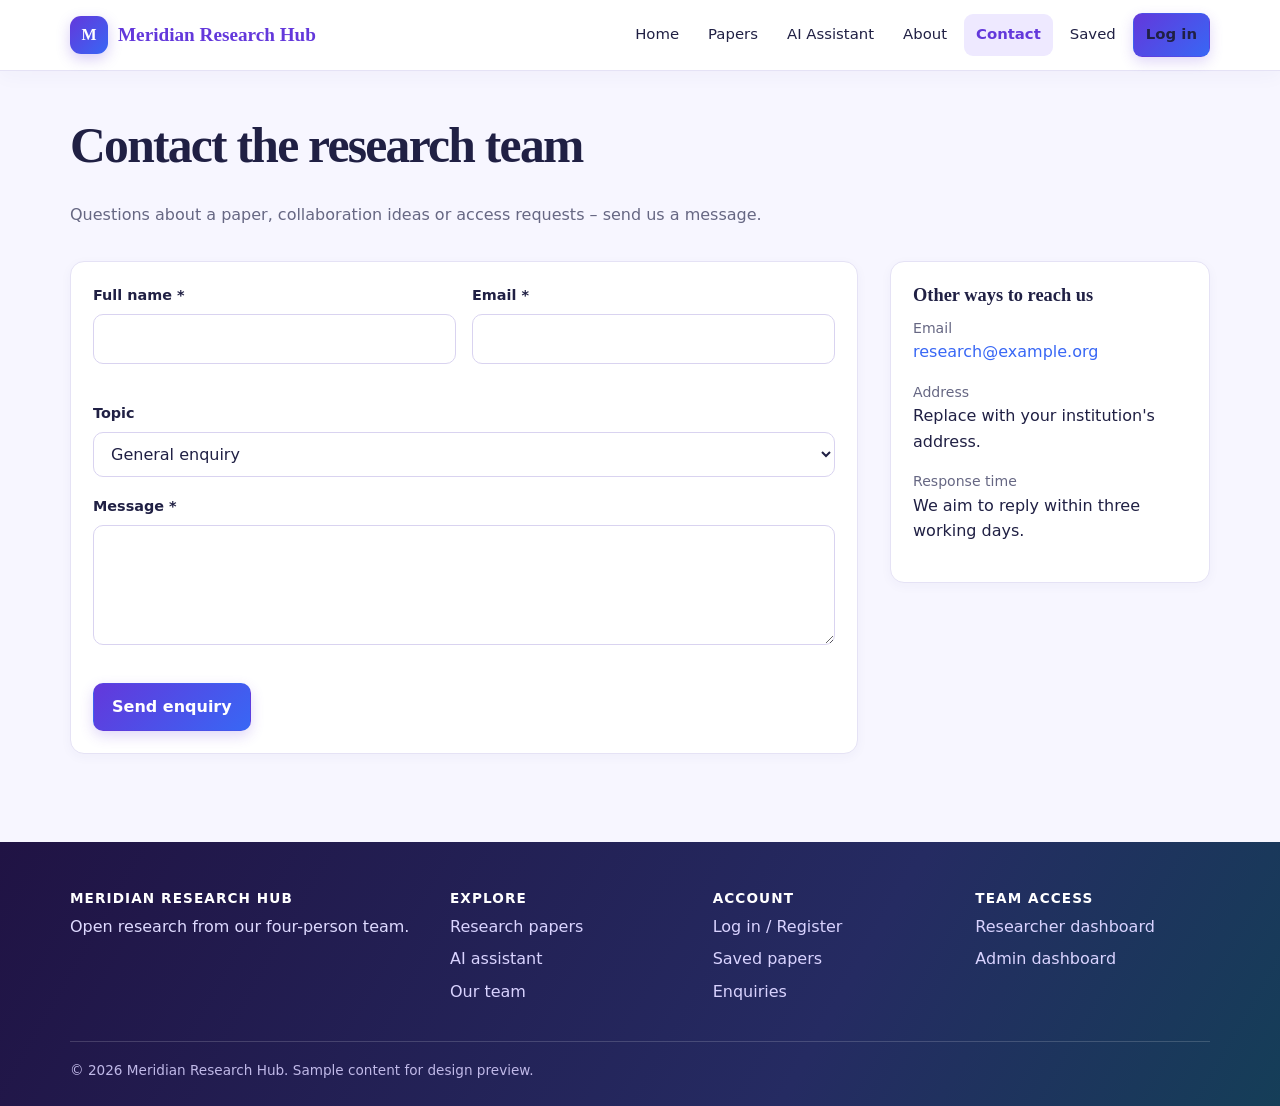
<file: research-portal/contact.html>
<!doctype html>
<html lang="en">
<head>
<meta charset="utf-8">
<meta name="viewport" content="width=device-width, initial-scale=1">
<title>Contact – Meridian Research Hub</title>
<link rel="stylesheet" href="css/styles.css">
</head>
<body data-page="contact">
<div id="site-header"></div>

<main class="container">
  <header class="page-head">
    <h1>Contact the research team</h1>
    <p class="muted">Questions about a paper, collaboration ideas or access requests – send us a message.</p>
  </header>

  <div class="detail-grid" style="padding-bottom:40px">
    <form class="card" id="enquiry" novalidate>
      <div class="form-row">
        <div class="field"><label for="name">Full name *</label><input id="name" type="text" autocomplete="name"><span class="error" data-for="name"></span></div>
        <div class="field"><label for="email">Email *</label><input id="email" type="email" autocomplete="email"><span class="error" data-for="email"></span></div>
      </div>
      <div class="field"><label for="topic">Topic</label>
        <select id="topic"><option>General enquiry</option><option>Question about a paper</option><option>Collaboration</option><option>Request access to a paper</option><option>Report a problem</option></select></div>
      <div class="field"><label for="message">Message *</label><textarea id="message"></textarea><span class="error" data-for="message"></span></div>
      <button class="btn btn-primary" type="submit">Send enquiry</button>
      <div id="done" class="notice ok" hidden style="margin-top:16px">Thank you – your enquiry has been sent. We will reply by email.</div>
    </form>

    <aside class="card">
      <h3>Other ways to reach us</h3>
      <p class="meta">Email</p><p><a href="mailto:research@example.org">research@example.org</a></p>
      <p class="meta">Address</p><p>Replace with your institution's address.</p>
      <p class="meta">Response time</p><p>We aim to reply within three working days.</p>
    </aside>
  </div>
</main>

<div id="site-footer"></div>
<script src="js/data.js"></script>
<script src="js/app.js"></script>
<script>
  const form = $("#enquiry");
  const rules = {
    name: v => v.trim().length >= 2 || "Please enter your name.",
    email: v => /^[^\s@]+@[^\s@]+\.[^\s@]+$/.test(v) || "Please enter a valid email address.",
    message: v => v.trim().length >= 10 || "Please write at least 10 characters."
  };
  form.addEventListener("submit", e => {
    e.preventDefault();
    let valid = true;
    for (const [field, rule] of Object.entries(rules)) {
      const res = rule($("#" + field).value);
      $(`[data-for="${field}"]`).textContent = res === true ? "" : res;
      if (res !== true) valid = false;
    }
    if (!valid) return;
    // Live site: POST to the Django enquiry endpoint here.
    form.reset();
    $("#done").hidden = false;
  });
</script>
</body>
</html>
</file>
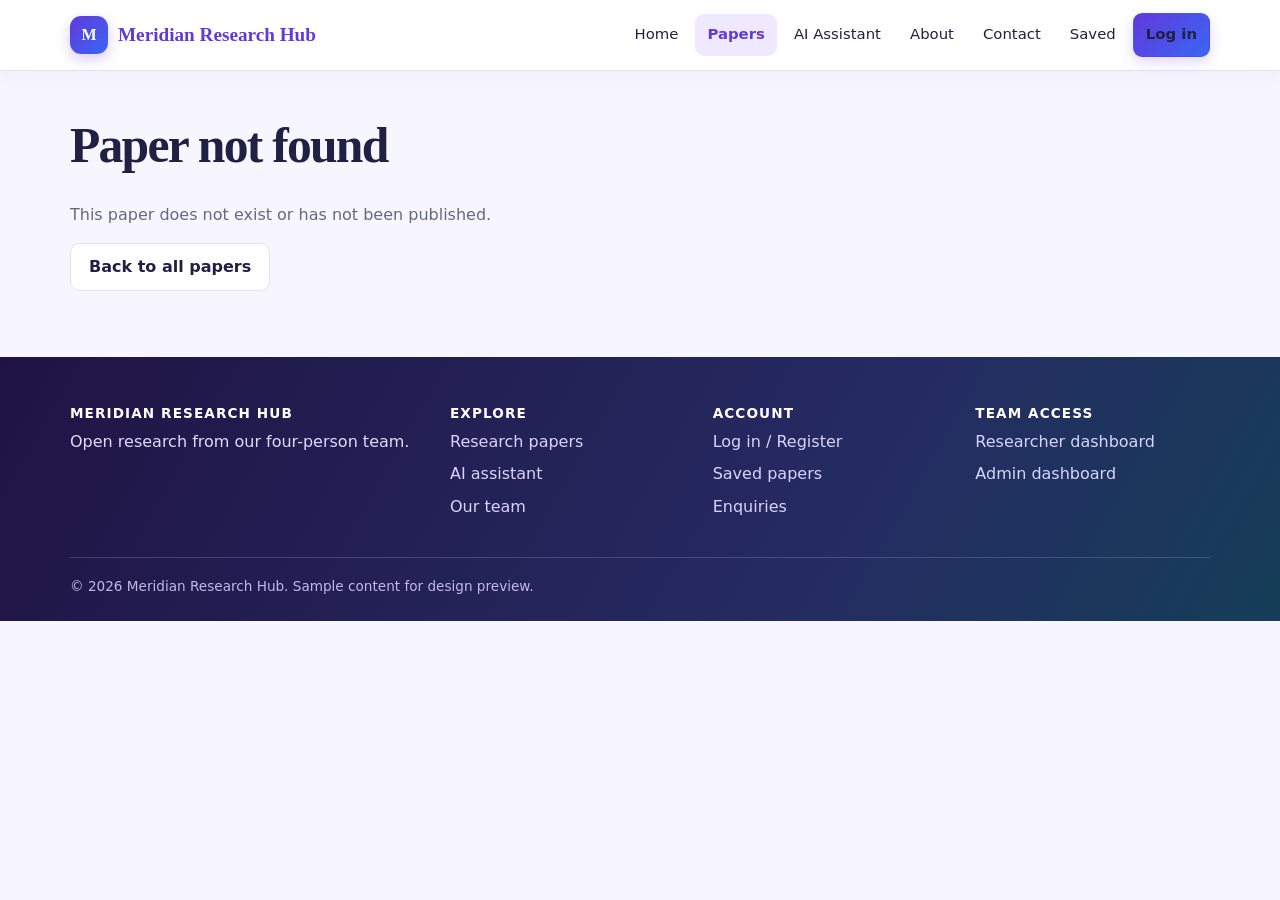
<file: research-portal/paper.html>
<!doctype html>
<html lang="en">
<head>
<meta charset="utf-8">
<meta name="viewport" content="width=device-width, initial-scale=1">
<title>Paper – Meridian Research Hub</title>
<link rel="stylesheet" href="css/styles.css">
</head>
<body data-page="papers">
<div id="site-header"></div>

<main class="container" id="main"></main>

<div id="site-footer"></div>
<script src="js/data.js"></script>
<script src="js/app.js"></script>
<script>
  const id = Number(new URLSearchParams(location.search).get("id"));
  const p = approvedPapers().find(x => x.id === id);
  const main = $("#main");

  if (!p) {
    document.title = "Paper not found – Meridian Research Hub";
    main.innerHTML = `<div class="page-head"><h1>Paper not found</h1><p class="muted">This paper does not exist or has not been published.</p><a class="btn" href="papers.html">Back to all papers</a></div>`;
  } else {
    document.title = p.title + " – Meridian Research Hub";
    // related = same area or shared keywords, ranked by overlap
    const related = approvedPapers().filter(x => x.id !== p.id).map(x => ({
      x, score: (x.area === p.area ? 2 : 0) + x.keywords.filter(k => p.keywords.includes(k)).length
    })).filter(r => r.score > 0).sort((a, b) => b.score - a.score).slice(0, 3).map(r => r.x);

    const viewer = p.publicView
      ? `<div class="pdf-frame"><div><p style="font-size:2rem;margin:0">📄</p><p><strong>PDF viewer area</strong></p>
         <p class="small">In the live site, PDF.js renders the paper here. DOCX uploads are converted to PDF first.</p></div></div>`
      : `<div class="notice warn">Online viewing is not permitted for this paper. Contact the author to request access.</div>`;

    main.innerHTML = `
      <nav class="crumbs" aria-label="Breadcrumb"><a href="index.html">Home</a> / <a href="papers.html">Papers</a> / ${esc(p.area)}</nav>
      <div class="detail-grid" style="margin-top:12px">
        <article>
          <span class="tag">${esc(p.area)}</span>
          <h1 style="margin-top:10px">${esc(p.title)}</h1>
          <p class="meta">${esc(p.authors)} · ${p.year}</p>
          <h2 style="font-size:1.2rem;margin-top:28px">Abstract</h2>
          <p>${esc(p.abstract)}</p>
          <h2 style="font-size:1.2rem">Keywords</h2>
          <div class="kw">${p.keywords.map(k => `<a class="chip" href="papers.html?q=${encodeURIComponent(k)}">${esc(k)}</a>`).join("")}</div>
          <h2 style="font-size:1.2rem;margin-top:28px">Read online</h2>
          ${viewer}
        </article>
        <aside>
          <div class="card">
            <dl class="detail-meta">
              <dt>Author(s)</dt><dd>${esc(p.authors)}</dd>
              <dt>Research area</dt><dd>${esc(p.area)}</dd>
              <dt>Year</dt><dd>${p.year}</dd>
              <dt>Views</dt><dd>${p.views.toLocaleString()}</dd>
              <dt>Downloads</dt><dd>${p.downloads.toLocaleString()}</dd>
            </dl>
            <div class="actions" style="margin-top:16px">
              <button class="save-btn ${isSaved(p.id) ? "on" : ""}" data-save="${p.id}">${isSaved(p.id) ? "★ Saved" : "☆ Save"}</button>
              ${p.publicView ? `<button class="btn btn-primary btn-sm" onclick="toast('Download starts here in the live site')">Download PDF</button>` : ""}
            </div>
            <p class="small muted" style="margin:14px 0 0">Registered users can bookmark papers. <a href="auth.html">Log in or register</a>.</p>
          </div>
          <div class="card" style="margin-top:16px">
            <h3>Ask about this paper</h3>
            <p class="small muted">Use the AI assistant for a short summary or to ask questions. Answers should be checked against the original paper.</p>
            <a class="btn btn-sm" href="assistant.html?paper=${p.id}">Open assistant</a>
          </div>
        </aside>
      </div>
      <section class="section">
        <h2>Related papers</h2>
        <div class="grid grid-3">${related.length ? related.map(paperCard).join("") : `<p class="muted">No related papers yet.</p>`}</div>
      </section>`;
  }
</script>
</body>
</html>
</file>
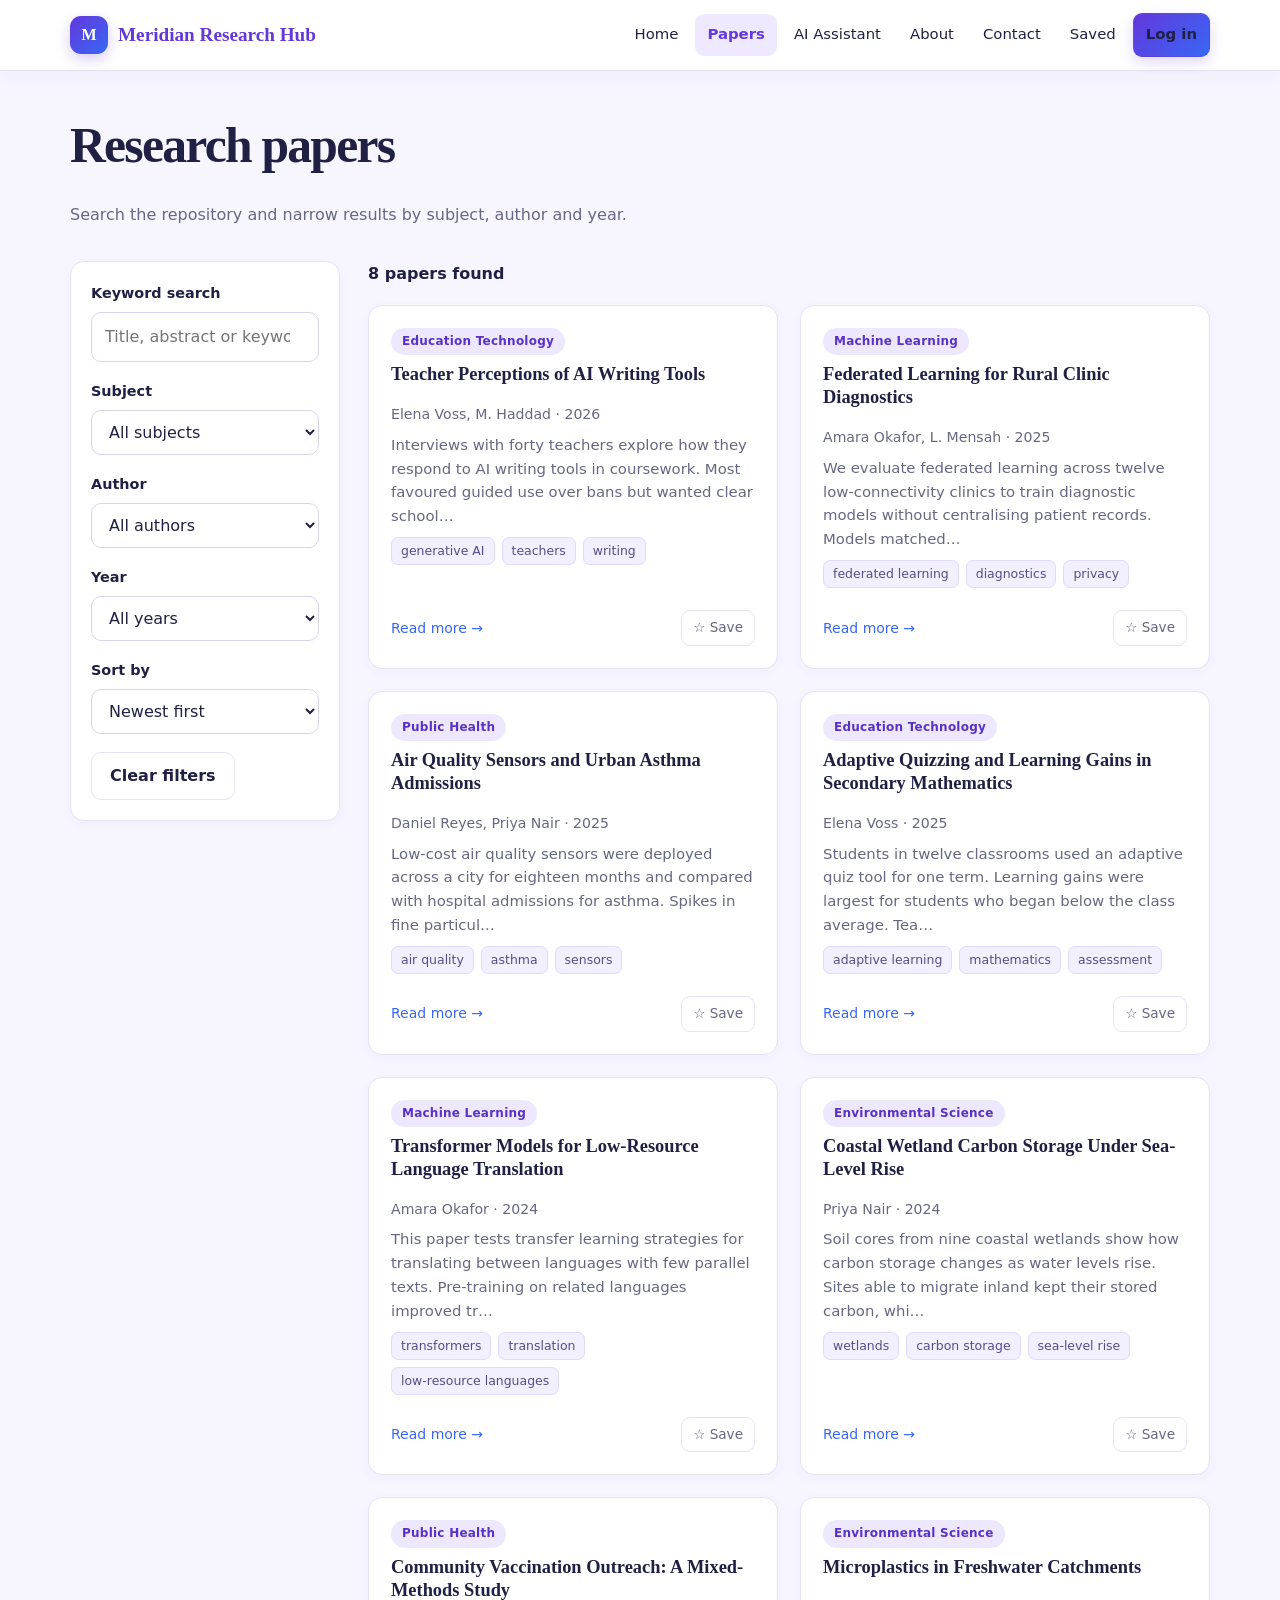
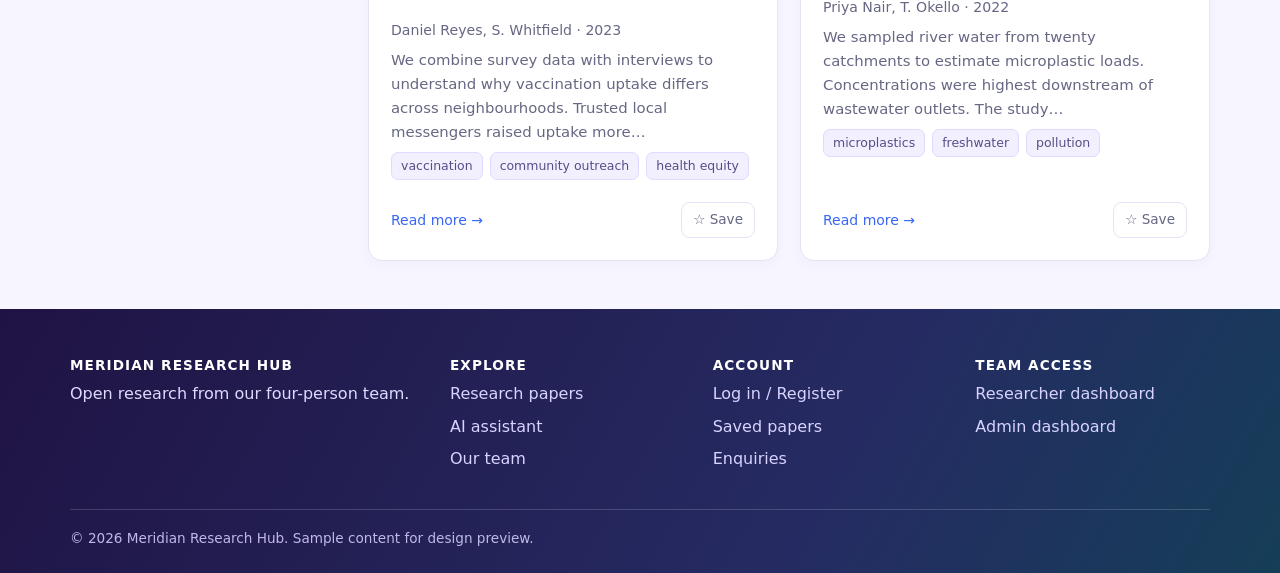
<file: research-portal/papers.html>
<!doctype html>
<html lang="en">
<head>
<meta charset="utf-8">
<meta name="viewport" content="width=device-width, initial-scale=1">
<title>Research papers – Meridian Research Hub</title>
<link rel="stylesheet" href="css/styles.css">
</head>
<body data-page="papers">
<div id="site-header"></div>

<main class="container">
  <header class="page-head">
    <h1>Research papers</h1>
    <p class="muted">Search the repository and narrow results by subject, author and year.</p>
  </header>

  <div class="papers-layout">
    <form class="card filters" id="filters" role="search" aria-label="Filter papers">
      <div class="field"><label for="q">Keyword search</label>
        <input id="q" type="search" placeholder="Title, abstract or keyword"></div>
      <div class="field"><label for="area">Subject</label><select id="area"><option value="">All subjects</option></select></div>
      <div class="field"><label for="author">Author</label><select id="author"><option value="">All authors</option></select></div>
      <div class="field"><label for="year">Year</label><select id="year"><option value="">All years</option></select></div>
      <div class="field"><label for="sort">Sort by</label>
        <select id="sort"><option value="newest">Newest first</option><option value="oldest">Oldest first</option><option value="popular">Most viewed</option><option value="title">Title A–Z</option></select></div>
      <button class="btn" type="reset" id="reset">Clear filters</button>
    </form>

    <section aria-live="polite">
      <div class="results-bar"><strong id="count"></strong></div>
      <div class="grid grid-2" id="results"></div>
    </section>
  </div>
</main>

<div id="site-footer"></div>
<script src="js/data.js"></script>
<script src="js/app.js"></script>
<script>
  const pool = approvedPapers();
  const params = new URLSearchParams(location.search);

  // populate dropdowns
  AREAS.forEach(a => $("#area").insertAdjacentHTML("beforeend", `<option>${esc(a)}</option>`));
  RESEARCHERS.forEach(r => $("#author").insertAdjacentHTML("beforeend", `<option value="${esc(r.name.split(" ").pop())}">${esc(r.name)}</option>`));
  [...new Set(pool.map(p => p.year))].sort((a, b) => b - a)
    .forEach(y => $("#year").insertAdjacentHTML("beforeend", `<option>${y}</option>`));

  // initial values from the URL (e.g. coming from the home page)
  $("#q").value = params.get("q") || "";
  $("#area").value = params.get("area") || "";
  $("#author").value = params.get("author") || "";

  function render() {
    const q = $("#q").value.trim().toLowerCase();
    const area = $("#area").value, author = $("#author").value.toLowerCase(), year = $("#year").value;
    let list = pool.filter(p => {
      if (area && p.area !== area) return false;
      if (year && String(p.year) !== year) return false;
      if (author && !p.authors.toLowerCase().includes(author)) return false;
      if (q) {
        const hay = [p.title, p.abstract, p.authors, p.area, p.keywords.join(" ")].join(" ").toLowerCase();
        if (!q.split(/\s+/).every(w => hay.includes(w))) return false;
      }
      return true;
    });
    const sort = $("#sort").value;
    list.sort((a, b) => sort === "oldest" ? a.year - b.year : sort === "popular" ? b.views - a.views : sort === "title" ? a.title.localeCompare(b.title) : b.year - a.year);
    $("#count").textContent = `${list.length} ${list.length === 1 ? "paper" : "papers"} found`;
    $("#results").innerHTML = list.length ? list.map(paperCard).join("")
      : `<div class="empty" style="grid-column:1/-1">No papers match these filters. Try removing a filter or using fewer keywords.</div>`;
  }
  $("#filters").addEventListener("input", render);
  $("#filters").addEventListener("submit", e => e.preventDefault());
  $("#reset").addEventListener("click", () => setTimeout(render, 0));
  render();
</script>
</body>
</html>
</file>
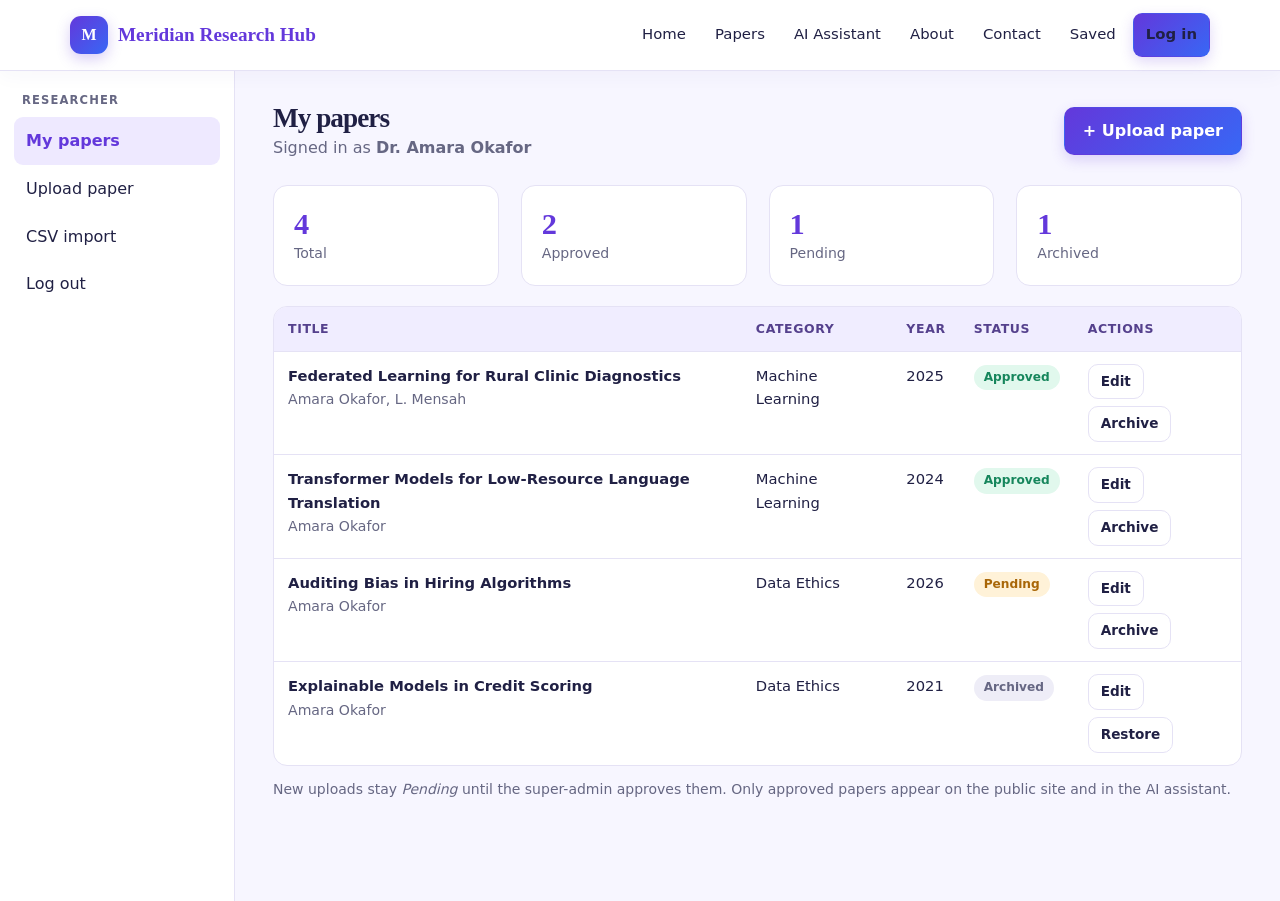
<file: research-portal/researcher.html>
<!doctype html>
<html lang="en">
<head>
<meta charset="utf-8">
<meta name="viewport" content="width=device-width, initial-scale=1">
<title>Researcher dashboard – Meridian Research Hub</title>
<link rel="stylesheet" href="css/styles.css">
</head>
<body data-page="researcher">
<div id="site-header"></div>

<div class="dash">
  <nav class="sidebar" aria-label="Dashboard">
    <h4>Researcher</h4>
    <button type="button" data-tab="papers">My papers</button>
    <button type="button" data-tab="upload" id="tab-btn-upload">Upload paper</button>
    <button type="button" data-tab="csv">CSV import</button>
    <button type="button" onclick="location.href='auth.html'">Log out</button>
  </nav>

  <main class="dash-main">
    <!-- MY PAPERS -->
    <section class="panel" id="tab-papers">
      <div class="dash-head">
        <div><h1>My papers</h1><p class="muted" style="margin:0">Signed in as <strong id="who"></strong></p></div>
        <button class="btn btn-primary" type="button" id="new-paper">+ Upload paper</button>
      </div>
      <div class="grid grid-4" id="counts" style="margin-bottom:20px"></div>
      <div class="table-wrap">
        <table>
          <thead><tr><th>Title</th><th>Category</th><th>Year</th><th>Status</th><th>Actions</th></tr></thead>
          <tbody id="rows"></tbody>
        </table>
      </div>
      <p class="small muted" style="margin-top:12px">New uploads stay <em>Pending</em> until the super-admin approves them. Only approved papers appear on the public site and in the AI assistant.</p>
    </section>

    <!-- UPLOAD / EDIT -->
    <section class="panel" id="tab-upload">
      <div class="dash-head"><h1 id="form-title">Upload a paper</h1></div>
      <form class="card" id="upload-form" novalidate style="max-width:760px">
        <div class="field"><label for="title">Title *</label><input id="title" type="text"><span class="error" data-for="title"></span></div>
        <div class="field"><label for="abstract">Abstract *</label><textarea id="abstract"></textarea><span class="error" data-for="abstract"></span></div>
        <div class="form-row">
          <div class="field"><label for="authors">Author(s) *</label><input id="authors" type="text" placeholder="Separate with commas"><span class="error" data-for="authors"></span></div>
          <div class="field"><label for="year">Publication year *</label><input id="year" type="number" min="1900" max="2100"><span class="error" data-for="year"></span></div>
        </div>
        <div class="form-row">
          <div class="field"><label for="category">Category *</label><select id="category"></select></div>
          <div class="field"><label for="keywords">Keywords *</label><input id="keywords" type="text" placeholder="Separate with commas"><span class="error" data-for="keywords"></span></div>
        </div>
        <div class="field drop"><label for="file">Paper file (PDF or DOCX) <span id="file-req">*</span></label>
          <input id="file" type="file" accept=".pdf,.docx"><span class="hint">Maximum 25 MB. Scanned PDFs without selectable text can be viewed but will not be searchable by the AI assistant.</span>
          <span class="error" data-for="file"></span></div>
        <label class="check" style="margin-bottom:16px"><input type="checkbox" id="publicView" checked> <span>Allow readers to view this paper online</span></label>
        <div class="actions"><button class="btn btn-primary" type="submit" id="save-btn">Submit for approval</button><button class="btn" type="button" id="cancel">Cancel</button></div>
      </form>
    </section>

    <!-- CSV -->
    <section class="panel" id="tab-csv">
      <div class="dash-head"><h1>Import metadata from CSV</h1></div>
      <div class="card" style="max-width:860px">
        <p>Add several papers' details at once. Use the agreed template, then attach each paper's file afterwards.</p>
        <p class="small muted">Required columns: <code>title, abstract, authors, year, category, keywords</code></p>
        <div class="actions" style="margin-bottom:16px"><button class="btn btn-sm" type="button" id="dl-template">Download template</button></div>
        <div class="field drop"><label for="csv">Choose CSV file</label><input id="csv" type="file" accept=".csv,text/csv"></div>
        <div id="csv-msg"></div>
        <div class="table-wrap" id="csv-preview" hidden style="margin:16px 0">
          <table><thead><tr><th>Title</th><th>Authors</th><th>Year</th><th>Category</th><th>Check</th></tr></thead><tbody id="csv-rows"></tbody></table>
        </div>
        <button class="btn btn-primary" type="button" id="csv-import" hidden>Import valid rows</button>
      </div>
    </section>
  </main>
</div>

<script src="js/data.js"></script>
<script src="js/app.js"></script>
<script>
  const me = RESEARCHERS[0];
  $("#who").textContent = me.name;
  const show = initTabs();
  AREAS.forEach(a => $("#category").insertAdjacentHTML("beforeend", `<option>${esc(a)}</option>`));

  let editingId = null;
  const mine = () => PAPERS.filter(p => p.ownerId === me.id);

  function renderList() {
    const list = mine();
    const c = s => list.filter(p => p.status === s).length;
    $("#counts").innerHTML = [["Total", list.length], ["Approved", c("approved")], ["Pending", c("pending")], ["Archived", c("archived")]]
      .map(([l, n]) => `<div class="stat"><div class="num">${n}</div><div class="lbl">${l}</div></div>`).join("");
    $("#rows").innerHTML = list.length ? list.map(p => `
      <tr><td><strong>${esc(p.title)}</strong><br><span class="meta">${esc(p.authors)}</span></td>
        <td>${esc(p.area)}</td><td>${p.year}</td><td>${statusBadge(p.status)}${p.status === "rejected" ? `<br><span class="meta">See admin note</span>` : ""}</td>
        <td><div class="actions">
          <button class="btn btn-sm" data-edit="${p.id}">Edit</button>
          ${p.status === "archived"
            ? `<button class="btn btn-sm" data-restore="${p.id}">Restore</button>`
            : `<button class="btn btn-sm" data-archive="${p.id}">Archive</button>`}
        </div></td></tr>`).join("")
      : `<tr><td colspan="5" class="muted">You have not uploaded any papers yet.</td></tr>`;
  }

  $("#rows").addEventListener("click", e => {
    const b = e.target.closest("button"); if (!b) return;
    if (b.dataset.edit) startEdit(Number(b.dataset.edit));
    if (b.dataset.archive) { PAPERS.find(p => p.id === Number(b.dataset.archive)).status = "archived"; renderList(); toast("Paper archived and removed from the public site"); }
    if (b.dataset.restore) { PAPERS.find(p => p.id === Number(b.dataset.restore)).status = "pending"; renderList(); toast("Restored – sent back for approval"); }
  });

  function resetForm() {
    editingId = null; $("#upload-form").reset();
    $$(".error").forEach(e => e.textContent = "");
    $("#form-title").textContent = "Upload a paper"; $("#save-btn").textContent = "Submit for approval"; $("#file-req").hidden = false;
  }
  function startEdit(id) {
    const p = PAPERS.find(x => x.id === id); editingId = id;
    $("#title").value = p.title; $("#abstract").value = p.abstract; $("#authors").value = p.authors; $("#year").value = p.year;
    $("#category").value = p.area; $("#keywords").value = p.keywords.join(", "); $("#publicView").checked = p.publicView;
    $("#form-title").textContent = "Edit paper"; $("#save-btn").textContent = "Save changes"; $("#file-req").hidden = true;
    show("upload");
  }
  $("#new-paper").addEventListener("click", () => { resetForm(); show("upload"); });
  $("#cancel").addEventListener("click", () => { resetForm(); show("papers"); });
  $("#tab-btn-upload").addEventListener("click", () => { if (editingId === null) resetForm(); });

  $("#upload-form").addEventListener("submit", e => {
    e.preventDefault();
    const err = {};
    const v = id => $("#" + id).value.trim();
    if (v("title").length < 5) err.title = "Enter the paper title.";
    if (v("abstract").length < 30) err.abstract = "The abstract should be at least 30 characters.";
    if (!v("authors")) err.authors = "Enter at least one author.";
    const yr = Number(v("year")); if (!(yr >= 1900 && yr <= 2100)) err.year = "Enter a valid year.";
    if (!v("keywords")) err.keywords = "Add at least one keyword.";
    const f = $("#file").files[0];
    if (editingId === null && !f) err.file = "Please attach a PDF or DOCX file.";
    if (f) {
      if (!/\.(pdf|docx)$/i.test(f.name)) err.file = "Only PDF or DOCX files are accepted.";
      else if (f.size > 25 * 1024 * 1024) err.file = "The file is larger than 25 MB.";
    }
    $$(".error").forEach(el => el.textContent = err[el.dataset.for] || "");
    if (Object.keys(err).length) return;

    const data = { title: v("title"), abstract: v("abstract"), authors: v("authors"), year: yr, area: $("#category").value,
      keywords: v("keywords").split(",").map(k => k.trim()).filter(Boolean), publicView: $("#publicView").checked };
    if (editingId !== null) {
      Object.assign(PAPERS.find(p => p.id === editingId), data);
      toast("Changes saved");
    } else {
      // Live site: upload the file to storage, extract text, then queue for approval.
      PAPERS.push({ id: Math.max(...PAPERS.map(p => p.id)) + 1, ownerId: me.id, status: "pending", featured: false, views: 0, downloads: 0, ...data });
      toast("Uploaded – waiting for admin approval");
    }
    resetForm(); renderList(); show("papers");
  });

  /* ---- CSV import ---- */
  const COLS = ["title", "abstract", "authors", "year", "category", "keywords"];
  let csvRows = [];

  function parseCSV(text) {
    const rows = []; let row = [], cell = "", q = false;
    for (let i = 0; i < text.length; i++) {
      const c = text[i];
      if (q) { if (c === '"') { if (text[i + 1] === '"') { cell += '"'; i++; } else q = false; } else cell += c; }
      else if (c === '"') q = true;
      else if (c === ",") { row.push(cell); cell = ""; }
      else if (c === "\n" || c === "\r") { if (c === "\r" && text[i + 1] === "\n") i++; row.push(cell); rows.push(row); row = []; cell = ""; }
      else cell += c;
    }
    if (cell || row.length) { row.push(cell); rows.push(row); }
    return rows.filter(r => r.some(x => x.trim()));
  }

  $("#dl-template").addEventListener("click", () => {
    const sample = COLS.join(",") + '\n"Example paper title","A short abstract of at least thirty characters.","A. Author, B. Author",2026,"Machine Learning","keyword one, keyword two"\n';
    const a = document.createElement("a");
    a.href = URL.createObjectURL(new Blob([sample], { type: "text/csv" })); a.download = "paper-metadata-template.csv"; a.click();
    URL.revokeObjectURL(a.href);
  });

  $("#csv").addEventListener("change", async e => {
    const file = e.target.files[0]; if (!file) return;
    const msg = $("#csv-msg"); msg.innerHTML = ""; csvRows = [];
    $("#csv-preview").hidden = true; $("#csv-import").hidden = true;
    const rows = parseCSV((await file.text()).replace(/^﻿/, ""));
    const header = (rows[0] || []).map(h => h.trim().toLowerCase());
    const missing = COLS.filter(c => !header.includes(c));
    if (missing.length) { msg.innerHTML = `<div class="notice warn">Missing column(s): <strong>${missing.join(", ")}</strong>. Please use the template.</div>`; return; }

    csvRows = rows.slice(1).map((r, i) => {
      const o = {}; header.forEach((h, j) => o[h] = (r[j] || "").trim());
      const problems = [];
      if (o.title.length < 5) problems.push("title");
      if (o.abstract.length < 30) problems.push("abstract");
      if (!o.authors) problems.push("authors");
      if (!(Number(o.year) >= 1900 && Number(o.year) <= 2100)) problems.push("year");
      if (!AREAS.includes(o.category)) problems.push("category");
      if (!o.keywords) problems.push("keywords");
      return { o, problems };
    });
    $("#csv-rows").innerHTML = csvRows.map(({ o, problems }) => `<tr><td>${esc(o.title)}</td><td>${esc(o.authors)}</td><td>${esc(o.year)}</td><td>${esc(o.category)}</td>
      <td>${problems.length ? `<span class="badge bad">Fix: ${problems.join(", ")}</span>` : `<span class="badge ok">OK</span>`}</td></tr>`).join("");
    const good = csvRows.filter(r => !r.problems.length).length;
    msg.innerHTML = `<div class="notice ${good === csvRows.length ? "ok" : "warn"}">${good} of ${csvRows.length} rows are valid. Categories must match: ${AREAS.map(esc).join(", ")}.</div>`;
    $("#csv-preview").hidden = false; $("#csv-import").hidden = !good;
  });

  $("#csv-import").addEventListener("click", () => {
    const valid = csvRows.filter(r => !r.problems.length);
    valid.forEach(({ o }) => PAPERS.push({
      id: Math.max(...PAPERS.map(p => p.id)) + 1, ownerId: me.id, status: "pending", featured: false, views: 0, downloads: 0, publicView: true,
      title: o.title, abstract: o.abstract, authors: o.authors, year: Number(o.year), area: o.category, keywords: o.keywords.split(",").map(k => k.trim()).filter(Boolean)
    }));
    toast(`${valid.length} paper(s) added as pending – attach files next`);
    $("#csv").value = ""; $("#csv-rows").innerHTML = ""; $("#csv-preview").hidden = true; $("#csv-import").hidden = true; $("#csv-msg").innerHTML = "";
    renderList(); show("papers");
  });

  renderList();
</script>
</body>
</html>
</file>
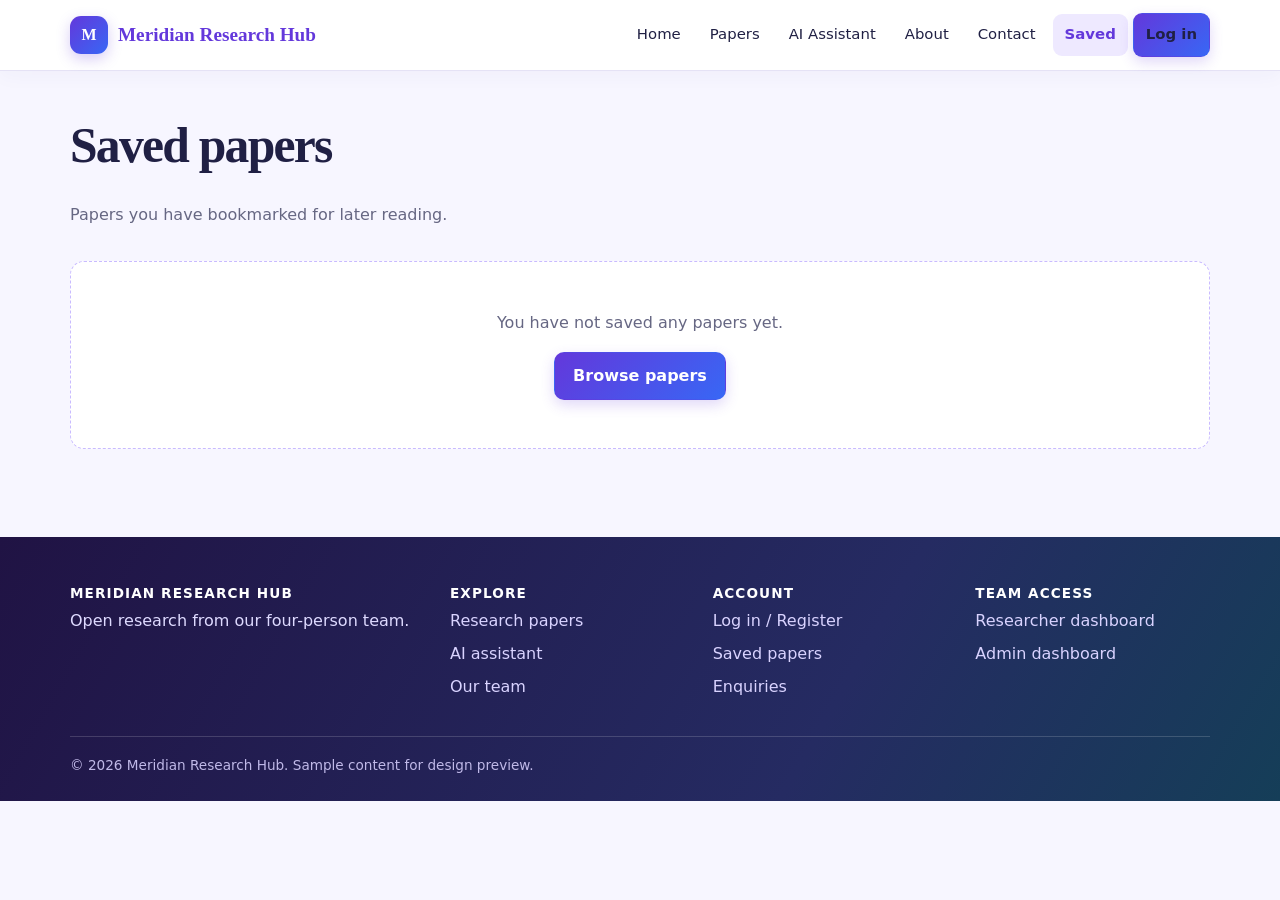
<file: research-portal/saved.html>
<!doctype html>
<html lang="en">
<head>
<meta charset="utf-8">
<meta name="viewport" content="width=device-width, initial-scale=1">
<title>Saved papers – Meridian Research Hub</title>
<link rel="stylesheet" href="css/styles.css">
</head>
<body data-page="saved">
<div id="site-header"></div>

<main class="container">
  <header class="page-head">
    <h1>Saved papers</h1>
    <p class="muted">Papers you have bookmarked for later reading.</p>
  </header>
  <div class="grid grid-3" id="list" style="padding-bottom:40px"></div>
</main>

<div id="site-footer"></div>
<script src="js/data.js"></script>
<script src="js/app.js"></script>
<script>
  function renderSaved() {
    const ids = getSaved();
    const papers = approvedPapers().filter(p => ids.includes(p.id));
    $("#list").innerHTML = papers.length ? papers.map(paperCard).join("")
      : `<div class="empty" style="grid-column:1/-1"><p>You have not saved any papers yet.</p><a class="btn btn-primary" href="papers.html">Browse papers</a></div>`;
  }
  renderSaved();
</script>
</body>
</html>
</file>
<file: research-portal/css/styles.css>
/* =========================================================
   RESEARCH PORTAL — VIBRANT SHARED STYLESHEET
   Palette: Purple • Electric Blue • Coral • Teal
   ========================================================= */

/* ===== 1. DESIGN TOKENS ===== */

:root {
  --bg: #f7f6ff;
  --surface: #ffffff;
  --ink: #202044;
  --muted: #666783;
  --line: #e5e2f5;

  --brand: #6338db;
  --brand-2: #3867f5;
  --brand-soft: #eee9ff;
  --accent: #ff8a5b;
  --teal: #16a6b7;
  --pink: #ec65a5;

  --ok: #16865c;
  --ok-bg: #e1f8ed;
  --warn: #a96708;
  --warn-bg: #fff2d8;
  --bad: #d93652;
  --bad-bg: #ffeaee;
  --muted-bg: #eeedf7;

  --radius: 14px;
  --shadow:
    0 2px 6px rgba(57, 43, 120, 0.05),
    0 12px 32px rgba(57, 43, 120, 0.09);

  --serif: Georgia, "Times New Roman", serif;
  --sans: system-ui, -apple-system, "Segoe UI", Roboto, Arial, sans-serif;
}

/* ===== 2. RESET AND GLOBAL STYLES ===== */

* {
  box-sizing: border-box;
}

html {
  scroll-behavior: smooth;
  scroll-padding-top: 84px;
}

body {
  margin: 0;
  font-family: var(--sans);
  color: var(--ink);
  background: var(--bg);
  line-height: 1.6;
  font-size: 16px;
}

img,
svg,
video {
  max-width: 100%;
}

img {
  height: auto;
}

a {
  color: var(--brand-2);
  text-decoration: none;
  transition: color 0.2s ease;
}

a:hover {
  color: var(--brand);
  text-decoration: underline;
}

button,
input,
select,
textarea {
  font: inherit;
}

button {
  cursor: pointer;
}

button:disabled {
  opacity: 0.55;
  cursor: not-allowed;
}

h1,
h2,
h3,
h4 {
  font-family: var(--serif);
  line-height: 1.25;
  margin: 0 0 0.5em;
  color: var(--ink);
}

h1 {
  font-size: clamp(2rem, 4.5vw, 3.1rem);
  letter-spacing: -0.035em;
}

h2 {
  font-size: clamp(1.5rem, 3vw, 2rem);
  letter-spacing: -0.02em;
}

h3 {
  font-size: 1.15rem;
}

p {
  margin: 0 0 1em;
}

ul,
ol {
  padding-left: 1.3em;
}

.container {
  width: min(1140px, calc(100% - 40px));
  margin-inline: auto;
}

.section {
  padding: 64px 0;
}

.section.alt {
  background: #efedff;
}

.section-head {
  display: flex;
  justify-content: space-between;
  align-items: end;
  gap: 16px;
  margin-bottom: 28px;
  flex-wrap: wrap;
}

.section-head p {
  color: var(--muted);
  margin: 0;
}

.muted {
  color: var(--muted);
}

.small {
  font-size: 0.875rem;
}

.sr-only {
  position: absolute;
  width: 1px;
  height: 1px;
  padding: 0;
  margin: -1px;
  overflow: hidden;
  clip: rect(0, 0, 0, 0);
  white-space: nowrap;
  border: 0;
}

:focus-visible {
  outline: 3px solid var(--accent);
  outline-offset: 3px;
}

/* ===== 3. HEADER AND NAVIGATION ===== */

.site-header {
  position: sticky;
  top: 0;
  z-index: 50;
  background: rgba(255, 255, 255, 0.94);
  backdrop-filter: blur(12px);
  -webkit-backdrop-filter: blur(12px);
  border-bottom: 1px solid var(--line);
  box-shadow: 0 4px 20px rgba(57, 43, 120, 0.04);
}

.nav {
  display: flex;
  align-items: center;
  justify-content: space-between;
  min-height: 70px;
  gap: 16px;
  position: relative;
}

.brand {
  display: flex;
  align-items: center;
  gap: 10px;
  font-family: var(--serif);
  font-weight: 700;
  font-size: 1.2rem;
  color: var(--brand);
  flex-shrink: 0;
}

.brand:hover {
  text-decoration: none;
  color: var(--brand-2);
}

.brand-mark {
  width: 38px;
  height: 38px;
  border-radius: 11px;
  background: linear-gradient(135deg, var(--brand), var(--brand-2));
  color: #fff;
  display: grid;
  place-items: center;
  font-size: 1rem;
  box-shadow: 0 5px 14px rgba(99, 56, 219, 0.25);
}

.nav-links {
  display: flex;
  align-items: center;
  gap: 5px;
  list-style: none;
  margin: 0;
  padding: 0;
}

.nav-links a {
  display: block;
  padding: 9px 12px;
  border-radius: 9px;
  color: var(--ink);
  font-size: 0.93rem;
  transition: background 0.2s ease, color 0.2s ease;
}

.nav-links a:hover,
.nav-links a.active {
  background: var(--brand-soft);
  color: var(--brand);
  text-decoration: none;
}

.nav-links a.active {
  font-weight: 700;
}

.nav-toggle {
  display: none;
  background: #fff;
  border: 1px solid var(--line);
  border-radius: 9px;
  padding: 8px 12px;
  color: var(--brand);
  font-size: 1.1rem;
}

/* ===== 4. BUTTONS ===== */

.btn {
  display: inline-flex;
  align-items: center;
  justify-content: center;
  gap: 8px;
  padding: 10px 18px;
  border-radius: 10px;
  border: 1px solid var(--line);
  background: var(--surface);
  color: var(--ink);
  font-weight: 650;
  cursor: pointer;
  text-align: center;
  text-decoration: none;
  transition:
    transform 0.2s ease,
    box-shadow 0.2s ease,
    background 0.2s ease,
    border-color 0.2s ease;
}

.btn:hover {
  text-decoration: none;
  border-color: var(--brand-2);
  color: var(--brand);
  transform: translateY(-1px);
}

.btn-primary {
  background: linear-gradient(135deg, var(--brand), var(--brand-2));
  border-color: transparent;
  color: #fff;
  box-shadow: 0 5px 14px rgba(99, 56, 219, 0.2);
}

.btn-primary:hover {
  background: linear-gradient(135deg, #5127c8, #2854e5);
  border-color: transparent;
  color: #fff;
  box-shadow: 0 8px 20px rgba(99, 56, 219, 0.28);
  transform: translateY(-2px);
}

.btn-danger {
  color: var(--bad);
  border-color: #f3bdc7;
}

.btn-danger:hover {
  background: var(--bad-bg);
  color: #a61e38;
}

.btn-sm {
  padding: 6px 12px;
  font-size: 0.85rem;
}

.btn:disabled {
  opacity: 0.5;
  cursor: not-allowed;
  transform: none;
}

/* ===== 5. HERO SECTION ===== */

.hero {
  padding: 78px 0 60px;
  background:
    radial-gradient(
      ellipse at 85% 15%,
      rgba(255, 138, 91, 0.18),
      transparent 35%
    ),
    radial-gradient(
      ellipse at 10% 10%,
      rgba(99, 56, 219, 0.16),
      transparent 42%
    ),
    linear-gradient(135deg, #f1edff, #edf4ff 65%, #fff4ed);
}

.hero-inner {
  display: grid;
  grid-template-columns: 1.15fr 0.85fr;
  gap: 44px;
  align-items: center;
}

.hero .eyebrow {
  display: inline-block;
  text-transform: uppercase;
  letter-spacing: 0.13em;
  font-size: 0.78rem;
  color: var(--brand);
  font-weight: 800;
  margin-bottom: 12px;
}

.hero p.lead {
  font-size: 1.15rem;
  color: var(--muted);
  max-width: 56ch;
}

.search-bar {
  display: flex;
  gap: 8px;
  margin-top: 24px;
  max-width: 560px;
}

.search-bar input {
  flex: 1;
  min-width: 0;
}

.hero-card {
  background: rgba(255, 255, 255, 0.92);
  border: 1px solid rgba(99, 56, 219, 0.14);
  border-radius: 18px;
  box-shadow: var(--shadow);
  padding: 28px;
}

.hero-card ul {
  margin: 0;
  padding-left: 1.2em;
}

.hero-card li {
  margin-bottom: 0.65em;
}

.hero-card li::marker {
  color: var(--brand-2);
}

/* ===== 6. STATS STRIP ===== */

.stat-strip {
  display: grid;
  grid-template-columns: repeat(4, 1fr);
  gap: 16px;
  margin-top: 40px;
}

.stat {
  background: var(--surface);
  border: 1px solid var(--line);
  border-radius: var(--radius);
  padding: 20px;
  transition: transform 0.2s ease, box-shadow 0.2s ease;
}

.stat:hover {
  transform: translateY(-4px);
  box-shadow: var(--shadow);
}

.stat .num {
  font-family: var(--serif);
  font-size: 1.9rem;
  color: var(--brand);
  line-height: 1.2;
  font-weight: 700;
}

.stat .lbl {
  color: var(--muted);
  font-size: 0.88rem;
}

/* ===== 7. GRIDS AND CARDS ===== */

.grid {
  display: grid;
  gap: 22px;
}

.grid-2 {
  grid-template-columns: repeat(2, minmax(0, 1fr));
}

.grid-3 {
  grid-template-columns: repeat(3, minmax(0, 1fr));
}

.grid-4 {
  grid-template-columns: repeat(4, minmax(0, 1fr));
}

.card {
  min-width: 0;
  background: var(--surface);
  border: 1px solid var(--line);
  border-radius: var(--radius);
  padding: 22px;
  box-shadow: 0 3px 12px rgba(57, 43, 120, 0.04);
  transition:
    transform 0.22s ease,
    box-shadow 0.22s ease,
    border-color 0.22s ease;
}

.card:hover {
  transform: translateY(-4px);
  border-color: #c9bbff;
  box-shadow: var(--shadow);
}

.card h3 a {
  color: var(--ink);
}

.card h3 a:hover {
  color: var(--brand);
  text-decoration: none;
}

.paper-card {
  display: flex;
  flex-direction: column;
  gap: 8px;
}

.paper-card .abs {
  color: var(--muted);
  font-size: 0.93rem;
  margin: 0;
}

.paper-card .foot {
  margin-top: auto;
  padding-top: 14px;
  display: flex;
  justify-content: space-between;
  align-items: center;
  gap: 8px;
  flex-wrap: wrap;
}

.meta {
  color: var(--muted);
  font-size: 0.88rem;
  margin: 0;
}

/* ===== 8. TAGS AND CHIPS ===== */

.tag {
  display: inline-block;
  align-self: flex-start;
  background: #eee8ff;
  color: #5931c4;
  font-size: 0.75rem;
  font-weight: 750;
  padding: 4px 11px;
  border-radius: 999px;
  letter-spacing: 0.02em;
}

.kw {
  display: flex;
  flex-wrap: wrap;
  gap: 7px;
}

.chip {
  display: inline-block;
  background: #f2efff;
  border: 1px solid #e1d9ff;
  border-radius: 7px;
  padding: 3px 9px;
  font-size: 0.78rem;
  color: #594d85;
}

.save-btn {
  background: #fff;
  border: 1px solid var(--line);
  border-radius: 9px;
  padding: 6px 11px;
  cursor: pointer;
  font-size: 0.85rem;
  color: var(--muted);
  transition: all 0.2s ease;
}

.save-btn:hover {
  border-color: var(--accent);
  color: #bd4c24;
}

.save-btn.on {
  background: #fff0e9;
  border-color: #ffb08e;
  color: #bd4c24;
}

/* ===== 9. RESEARCHERS ===== */

.avatar {
  width: 64px;
  height: 64px;
  flex: none;
  border-radius: 50%;
  background: linear-gradient(135deg, var(--brand), var(--pink));
  color: #fff;
  display: grid;
  place-items: center;
  font-family: var(--serif);
  font-size: 1.4rem;
  font-weight: 700;
  box-shadow: 0 5px 15px rgba(99, 56, 219, 0.2);
}

.person {
  display: flex;
  gap: 16px;
  align-items: flex-start;
}

.area-card {
  display: block;
  color: inherit;
  text-decoration: none;
}

.area-card:hover {
  text-decoration: none;
  border-color: var(--brand-2);
}

.area-card .count {
  font-family: var(--serif);
  font-size: 1.6rem;
  color: var(--brand);
}

/* ===== 10. CALL TO ACTION ===== */

.cta-band {
  background: linear-gradient(
    120deg,
    #5127c8,
    #3867f5 65%,
    #16a6b7
  );
  color: #fff;
  border-radius: 18px;
  padding: 40px;
  display: flex;
  gap: 24px;
  justify-content: space-between;
  align-items: center;
  flex-wrap: wrap;
  box-shadow: 0 12px 32px rgba(81, 39, 200, 0.18);
}

.cta-band h2 {
  color: #fff;
  margin-bottom: 0.3em;
}

.cta-band p {
  margin: 0;
  color: #f0edff;
}

.cta-band .btn {
  background: #fff;
  color: var(--brand);
  border-color: #fff;
}

.cta-band .btn:hover {
  background: #fff4ed;
  color: #5127c8;
}

/* ===== 11. FORMS ===== */

.field {
  display: flex;
  flex-direction: column;
  gap: 7px;
  margin-bottom: 18px;
}

.field label {
  font-weight: 650;
  font-size: 0.9rem;
}

.field .hint {
  font-size: 0.8rem;
  color: var(--muted);
}

input[type="text"],
input[type="email"],
input[type="password"],
input[type="search"],
input[type="number"],
input[type="url"],
input[type="tel"],
input[type="date"],
input[type="file"],
select,
textarea {
  width: 100%;
  padding: 11px 13px;
  border: 1px solid #d9d3f0;
  border-radius: 10px;
  background: #fff;
  font: inherit;
  color: var(--ink);
  transition: border-color 0.2s ease, box-shadow 0.2s ease;
}

input:focus,
select:focus,
textarea:focus {
  border-color: var(--brand-2);
  outline: none;
  box-shadow: 0 0 0 4px rgba(56, 103, 245, 0.13);
}

textarea {
  min-height: 120px;
  resize: vertical;
}

input[type="file"] {
  padding: 9px;
  border-style: dashed;
}

input[type="checkbox"],
input[type="radio"] {
  accent-color: var(--brand);
}

.form-row {
  display: grid;
  grid-template-columns: repeat(2, minmax(0, 1fr));
  gap: 16px;
}

.error {
  color: var(--bad);
  font-size: 0.82rem;
  min-height: 1em;
}

.check {
  display: flex;
  gap: 8px;
  align-items: flex-start;
  font-size: 0.92rem;
}

/* ===== 12. NOTICES ===== */

.notice {
  border-radius: var(--radius);
  padding: 13px 16px;
  font-size: 0.9rem;
  border: 1px solid;
}

.notice.info {
  background: #eee9ff;
  border-color: #d4c6ff;
  color: #4826a2;
}

.notice.warn {
  background: var(--warn-bg);
  border-color: #f1d28f;
  color: #7c5007;
}

.notice.ok {
  background: var(--ok-bg);
  border-color: #a7e5c6;
  color: #126747;
}

/* ===== 13. PAPERS PAGE ===== */

.page-head {
  padding: 44px 0 18px;
}

.papers-layout {
  display: grid;
  grid-template-columns: 270px minmax(0, 1fr);
  gap: 28px;
  align-items: start;
}

.filters {
  position: sticky;
  top: 90px;
  background: #fff;
  border: 1px solid var(--line);
  border-radius: var(--radius);
  padding: 20px;
}

.results-bar {
  display: flex;
  justify-content: space-between;
  align-items: center;
  margin-bottom: 18px;
  flex-wrap: wrap;
  gap: 10px;
}

.empty {
  text-align: center;
  padding: 48px 16px;
  color: var(--muted);
  border: 1px dashed #c9bbff;
  border-radius: var(--radius);
  background: #fff;
}

/* ===== 14. PAPER DETAILS ===== */

.detail-grid {
  display: grid;
  grid-template-columns: minmax(0, 1fr) 320px;
  gap: 32px;
  align-items: start;
}

.detail-meta {
  display: grid;
  grid-template-columns: auto minmax(0, 1fr);
  gap: 7px 16px;
  font-size: 0.93rem;
}

.detail-meta dt {
  color: var(--muted);
}

.detail-meta dd {
  margin: 0;
  font-weight: 600;
  overflow-wrap: anywhere;
}

.pdf-frame {
  border: 1px solid var(--line);
  border-radius: var(--radius);
  background: #fff;
  min-height: 420px;
  display: grid;
  place-items: center;
  text-align: center;
  padding: 24px;
  color: var(--muted);
}

.crumbs {
  font-size: 0.88rem;
  color: var(--muted);
  padding-top: 24px;
}

/* ===== 15. TABLES AND BADGES ===== */

.table-wrap {
  overflow-x: auto;
  border: 1px solid var(--line);
  border-radius: var(--radius);
  background: #fff;
}

table {
  border-collapse: collapse;
  width: 100%;
  font-size: 0.92rem;
}

th,
td {
  text-align: left;
  padding: 12px 14px;
  border-bottom: 1px solid var(--line);
  vertical-align: top;
}

th {
  background: #f0edff;
  font-size: 0.78rem;
  text-transform: uppercase;
  letter-spacing: 0.05em;
  color: #55418d;
}

tr:last-child td {
  border-bottom: 0;
}

tbody tr:hover {
  background: #faf9ff;
}

.badge {
  display: inline-block;
  padding: 3px 10px;
  border-radius: 999px;
  font-size: 0.76rem;
  font-weight: 750;
}

.badge.ok {
  background: var(--ok-bg);
  color: var(--ok);
}

.badge.warn {
  background: var(--warn-bg);
  color: var(--warn);
}

.badge.bad {
  background: var(--bad-bg);
  color: var(--bad);
}

.badge.muted {
  background: var(--muted-bg);
  color: var(--muted);
}

.actions {
  display: flex;
  gap: 7px;
  flex-wrap: wrap;
}

/* ===== 16. DASHBOARD ===== */

.dash {
  display: grid;
  grid-template-columns: 235px minmax(0, 1fr);
  min-height: calc(100vh - 70px);
}

.sidebar {
  background: #fff;
  border-right: 1px solid var(--line);
  padding: 22px 14px;
}

.sidebar h4 {
  font-family: var(--sans);
  font-size: 0.72rem;
  text-transform: uppercase;
  letter-spacing: 0.1em;
  color: var(--muted);
  margin: 0 8px 10px;
}

.sidebar button {
  display: block;
  width: 100%;
  text-align: left;
  background: transparent;
  border: 0;
  padding: 11px 12px;
  border-radius: 9px;
  font: inherit;
  cursor: pointer;
  color: var(--ink);
  transition: background 0.2s ease, color 0.2s ease;
}

.sidebar button:hover,
.sidebar button.active {
  background: var(--brand-soft);
  color: var(--brand);
}

.sidebar button.active {
  font-weight: 750;
}

.dash-main {
  padding: 30px clamp(16px, 3vw, 38px) 56px;
  min-width: 0;
}

.panel {
  display: none;
}

.panel.active {
  display: block;
}

.dash-head {
  display: flex;
  justify-content: space-between;
  gap: 12px;
  align-items: center;
  flex-wrap: wrap;
  margin-bottom: 24px;
}

.dash-head h1 {
  font-size: 1.7rem;
  margin: 0;
}

.bars {
  display: grid;
  gap: 12px;
}

.bar-row {
  display: grid;
  grid-template-columns: minmax(120px, 38%) minmax(0, 1fr) 56px;
  gap: 10px;
  align-items: center;
  font-size: 0.88rem;
}

.bar {
  height: 10px;
  border-radius: 99px;
  background: #eeebfa;
  overflow: hidden;
}

.bar i {
  display: block;
  height: 100%;
  background: linear-gradient(90deg, var(--brand), var(--brand-2), var(--teal));
  border-radius: 99px;
}

.activity {
  list-style: none;
  margin: 0;
  padding: 0;
}

.activity li {
  padding: 12px 0;
  border-bottom: 1px solid var(--line);
  display: flex;
  gap: 10px;
  justify-content: space-between;
  font-size: 0.92rem;
}

.activity li:last-child {
  border-bottom: 0;
}

.drop {
  border: 2px dashed #bdb0f4;
  border-radius: var(--radius);
  padding: 24px;
  background: #faf9ff;
}

.mobile-tabs {
  display: none;
}

/* ===== 17. AI ASSISTANT ===== */

.assistant-layout {
  display: grid;
  grid-template-columns: minmax(0, 1fr) 300px;
  gap: 24px;
  align-items: start;
}

.chat {
  background: #fff;
  border: 1px solid var(--line);
  border-radius: 16px;
  display: flex;
  flex-direction: column;
  height: min(70vh, 640px);
  min-height: 380px;
  overflow: hidden;
}

.chat-log {
  flex: 1;
  overflow-y: auto;
  padding: 20px;
  display: flex;
  flex-direction: column;
  gap: 14px;
}

.msg {
  max-width: 88%;
  padding: 12px 16px;
  border-radius: 15px;
  font-size: 0.96rem;
  overflow-wrap: anywhere;
}

.msg.user {
  align-self: flex-end;
  background: linear-gradient(135deg, var(--brand), var(--brand-2));
  color: #fff;
  border-bottom-right-radius: 4px;
}

.msg.bot {
  align-self: flex-start;
  background: #f0edff;
  color: #302653;
  border-bottom-left-radius: 4px;
}

.msg.bot p:last-child {
  margin-bottom: 0;
}

.sources {
  margin: 10px 0 0;
  padding: 10px 0 0;
  border-top: 1px solid #ddd6f5;
  font-size: 0.85rem;
  list-style: none;
}

.sources li {
  margin-bottom: 5px;
}

.chat-input {
  display: flex;
  gap: 8px;
  padding: 14px;
  border-top: 1px solid var(--line);
}

.chat-input input {
  flex: 1;
  min-width: 0;
}

.mode-bar {
  display: flex;
  gap: 7px;
  padding: 12px 14px 0;
  flex-wrap: wrap;
}

.mode-bar button {
  border: 1px solid var(--line);
  background: #fff;
  border-radius: 999px;
  padding: 6px 14px;
  font: inherit;
  font-size: 0.85rem;
  cursor: pointer;
}

.mode-bar button.active {
  background: var(--brand);
  color: #fff;
  border-color: var(--brand);
}

.suggest {
  display: flex;
  flex-direction: column;
  gap: 9px;
}

.suggest button {
  text-align: left;
  background: #fff;
  border: 1px solid var(--line);
  border-radius: 10px;
  padding: 11px 13px;
  font: inherit;
  font-size: 0.9rem;
  cursor: pointer;
  transition: all 0.2s ease;
}

.suggest button:hover {
  border-color: var(--brand-2);
  background: #f8f6ff;
}

/* ===== 18. AUTHENTICATION ===== */

.auth-wrap {
  max-width: 460px;
  margin: 52px auto;
  padding: 30px;
  background: #fff;
  border: 1px solid var(--line);
  border-radius: 18px;
  box-shadow: var(--shadow);
}

.auth-tabs {
  display: grid;
  grid-template-columns: 1fr 1fr;
  border: 1px solid var(--line);
  border-radius: 11px;
  overflow: hidden;
  margin-bottom: 22px;
}

.auth-tabs button {
  padding: 12px;
  background: #fff;
  border: 0;
  font: inherit;
  font-weight: 650;
  cursor: pointer;
  color: var(--muted);
}

.auth-tabs button.active {
  background: linear-gradient(135deg, var(--brand), var(--brand-2));
  color: #fff;
}

/* ===== 19. FOOTER AND TOAST ===== */

.site-footer {
  background: linear-gradient(120deg, #201344, #252b62 65%, #153e58);
  color: #dedaff;
  padding: 48px 0 24px;
  margin-top: 48px;
}

.site-footer a {
  color: #d9d3ff;
}

.site-footer a:hover {
  color: #ffb28e;
}

.site-footer h4 {
  color: #fff;
  font-family: var(--sans);
  font-size: 0.85rem;
  text-transform: uppercase;
  letter-spacing: 0.08em;
}

.footer-grid {
  display: grid;
  grid-template-columns: 1.5fr 1fr 1fr 1fr;
  gap: 28px;
}

.footer-grid ul {
  list-style: none;
  padding: 0;
  margin: 0;
}

.footer-grid li {
  margin-bottom: 7px;
}

.footer-bottom {
  border-top: 1px solid rgba(255, 255, 255, 0.16);
  margin-top: 30px;
  padding-top: 18px;
  font-size: 0.85rem;
  color: #c0b9e8;
}

.toast {
  position: fixed;
  bottom: 24px;
  left: 50%;
  transform: translateX(-50%) translateY(20px);
  background: #252047;
  color: #fff;
  padding: 12px 20px;
  border-radius: 11px;
  opacity: 0;
  pointer-events: none;
  transition: opacity 0.25s ease, transform 0.25s ease;
  z-index: 100;
  font-size: 0.92rem;
  box-shadow: var(--shadow);
  max-width: calc(100vw - 32px);
}

.toast.show {
  opacity: 1;
  transform: translateX(-50%) translateY(0);
}

/* ===== 20. RESPONSIVE TABLETS ===== */

@media (max-width: 960px) {
  .hero-inner,
  .detail-grid,
  .assistant-layout {
    grid-template-columns: 1fr;
  }

  .hero-inner {
    gap: 30px;
  }

  .grid-3,
  .grid-4 {
    grid-template-columns: repeat(2, minmax(0, 1fr));
  }

  .stat-strip {
    grid-template-columns: repeat(2, minmax(0, 1fr));
  }

  .papers-layout {
    grid-template-columns: 1fr;
  }

  .filters {
    position: static;
  }

  .footer-grid {
    grid-template-columns: repeat(2, minmax(0, 1fr));
  }

  .dash {
    grid-template-columns: 1fr;
  }

  .sidebar {
    display: flex;
    gap: 6px;
    overflow-x: auto;
    padding: 10px;
    border-right: 0;
    border-bottom: 1px solid var(--line);
  }

  .sidebar h4 {
    display: none;
  }

  .sidebar button {
    white-space: nowrap;
    width: auto;
    flex-shrink: 0;
  }

  .mobile-tabs {
    display: flex;
    overflow-x: auto;
    gap: 8px;
  }
}

/* ===== 21. RESPONSIVE MOBILE ===== */

@media (max-width: 720px) {
  .container {
    width: calc(100% - 28px);
  }

  .nav {
    min-height: 66px;
  }

  .nav-toggle {
    display: block;
  }

  .nav-links {
    display: none;
    position: absolute;
    top: 66px;
    left: -14px;
    right: -14px;
    background: #fff;
    flex-direction: column;
    align-items: stretch;
    padding: 12px 16px 18px;
    border-bottom: 1px solid var(--line);
    box-shadow: 0 12px 20px rgba(57, 43, 120, 0.08);
  }

  .nav-links.open {
    display: flex;
  }

  .nav-links a {
    padding: 12px;
  }

  .hero {
    padding: 48px 0 40px;
  }

  .hero-inner {
    grid-template-columns: 1fr;
    gap: 24px;
  }

  .hero p.lead {
    font-size: 1.03rem;
  }

  .search-bar {
    flex-direction: column;
  }

  .search-bar .btn {
    width: 100%;
  }

  .grid-2,
  .grid-3,
  .grid-4,
  .form-row {
    grid-template-columns: 1fr;
  }

  .section {
    padding: 42px 0;
  }

  .section-head {
    align-items: flex-start;
  }

  .stat-strip {
    gap: 10px;
  }

  .stat {
    padding: 15px;
  }

  .stat .num {
    font-size: 1.6rem;
  }

  .card {
    padding: 18px;
  }

  .cta-band {
    padding: 26px 22px;
    border-radius: 14px;
  }

  .cta-band .btn {
    width: 100%;
  }

  .footer-grid {
    grid-template-columns: 1fr;
    gap: 22px;
  }

  .dash-main {
    padding: 22px 14px 40px;
  }

  .bar-row {
    grid-template-columns: 90px minmax(0, 1fr) 44px;
    gap: 8px;
  }

  .auth-wrap {
    margin: 28px auto;
    padding: 22px 18px;
  }

  .chat {
    height: 65vh;
    min-height: 360px;
  }

  .chat-log {
    padding: 14px;
  }

  .chat-input {
    padding: 10px;
  }

  .msg {
    max-width: 95%;
  }

  .detail-grid {
    gap: 20px;
  }

  .pdf-frame {
    min-height: 300px;
  }

  th,
  td {
    padding: 10px;
  }
}

/* ===== 22. SMALL MOBILE ===== */

@media (max-width: 380px) {
  h1 {
    font-size: 1.9rem;
  }

  .brand {
    font-size: 1.05rem;
  }

  .stat-strip {
    grid-template-columns: 1fr;
  }

  .hero-card {
    padding: 20px;
  }

  .btn {
    padding: 9px 13px;
  }
}

/* ===== 23. ACCESSIBILITY ===== */

@media (prefers-reduced-motion: reduce) {
  *,
  *::before,
  *::after {
    scroll-behavior: auto !important;
    animation-duration: 0.01ms !important;
    animation-iteration-count: 1 !important;
    transition-duration: 0.01ms !important;
  }
}
</file>
